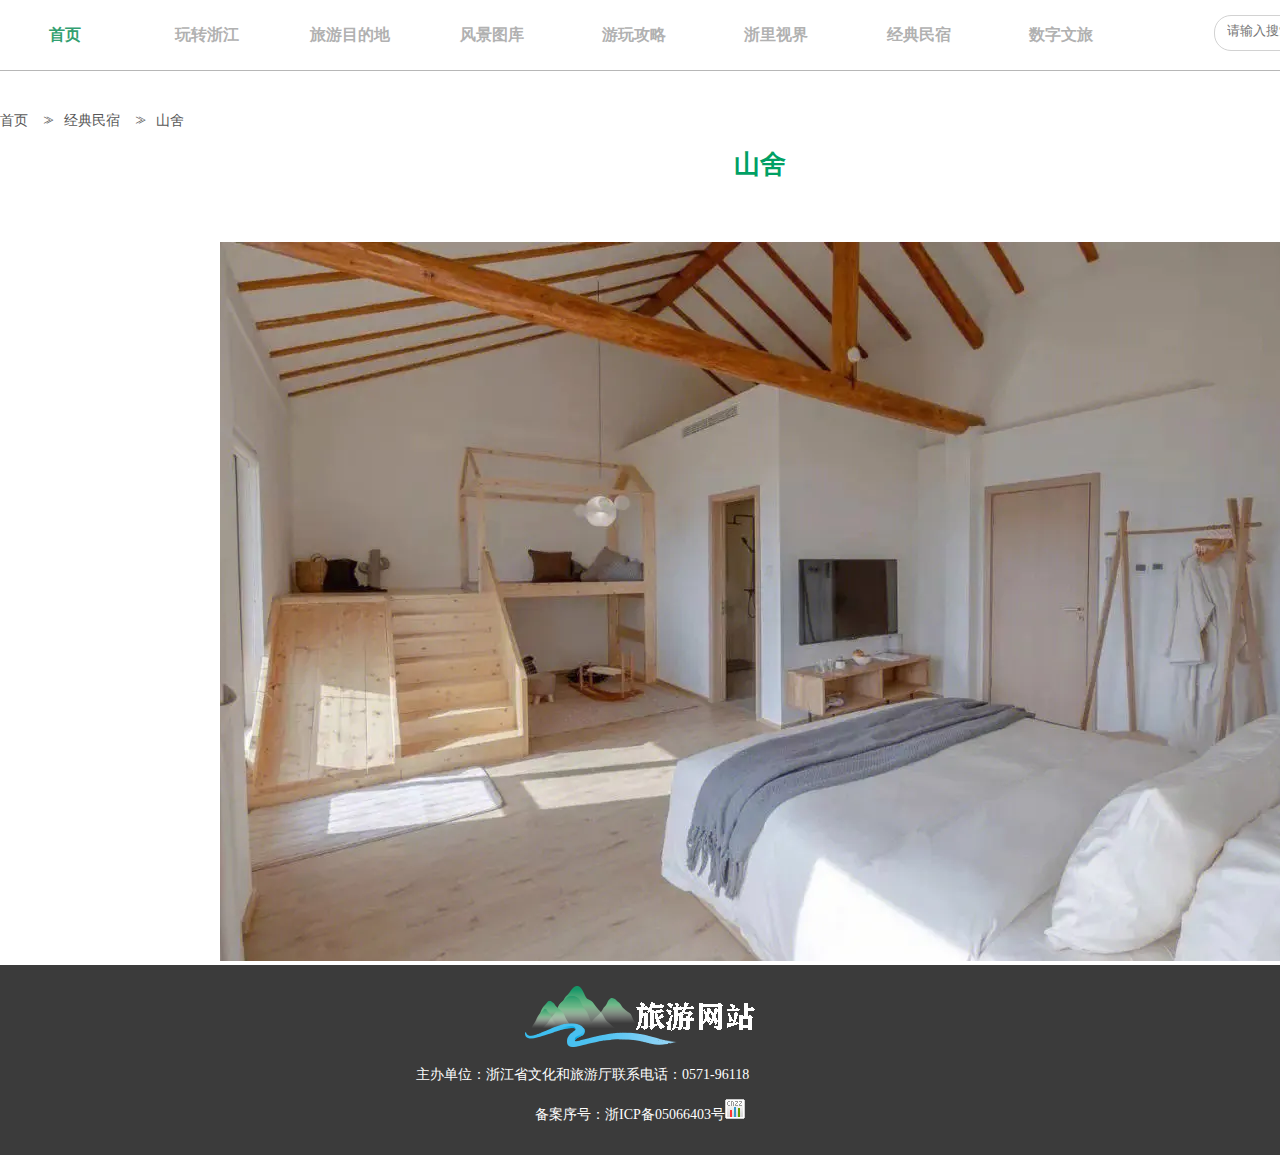
<file: fuye.html>
<!DOCTYPE html>
<html>
	<head>
		<meta charset="utf-8">
		<title></title>
		<link rel="stylesheet" type="text/css" href="css/public.css" />
		<link rel="stylesheet" type="text/css" href="css/tuijian.css"/>
		<link rel="stylesheet" type="text/css" href="css/fuye.css"/>
	</head>
	<body>
		<div class="nav">
			<div class="container">
				<ul>
					<li><a href="index.html">首页</a></li>
					<li><a href="PlayZhejiang.html">玩转浙江</a></li>
					<li><a href="TDstination.html">旅游目的地</a></li>
					<li><a href="tuijian.html">风景图库</a></li>
					<li><a href="PlayStrategy.html">游玩攻略</a></li>
					<li><a href="zhejianglook.html">浙里视界</a></li>
					<li><a href="minshu.html">经典民宿</a></li>
					<li><a href="NumberShow.html">数字文旅</a></li>
				</ul>
				<form action="#" method="post">
					<div class="form-input"><input type="text" placeholder="请输入搜索关键词" /></div>
					<div class="form-button"><img src="img/search-icon.png"></div>
				</form>
			</div>
		</div>
		<div class="centerbox">
			<div class="container">
				<div class="thisposition">
					<a href="#">首页</a><span>&gt;&gt;</span><a href="#">经典民宿</a><span>&gt;&gt;</span><a href="#">山舍</a>
				</div>
				<h1>山舍</h1>
				<div class="text">
					<img src="img/min1.jpg" >
				</div>
			</div>
		</div>
		<div class="footer">
			<div class="logo"><img src="img/footer-logo.png"></div>
			<p>主办单位：浙江省文化和旅游厅联系电话：0571-96118</p>
			<span>备案序号：浙ICP备05066403号<img src="img/pic1.gif"></span>
		</div>
	</body>
</html>
</file>
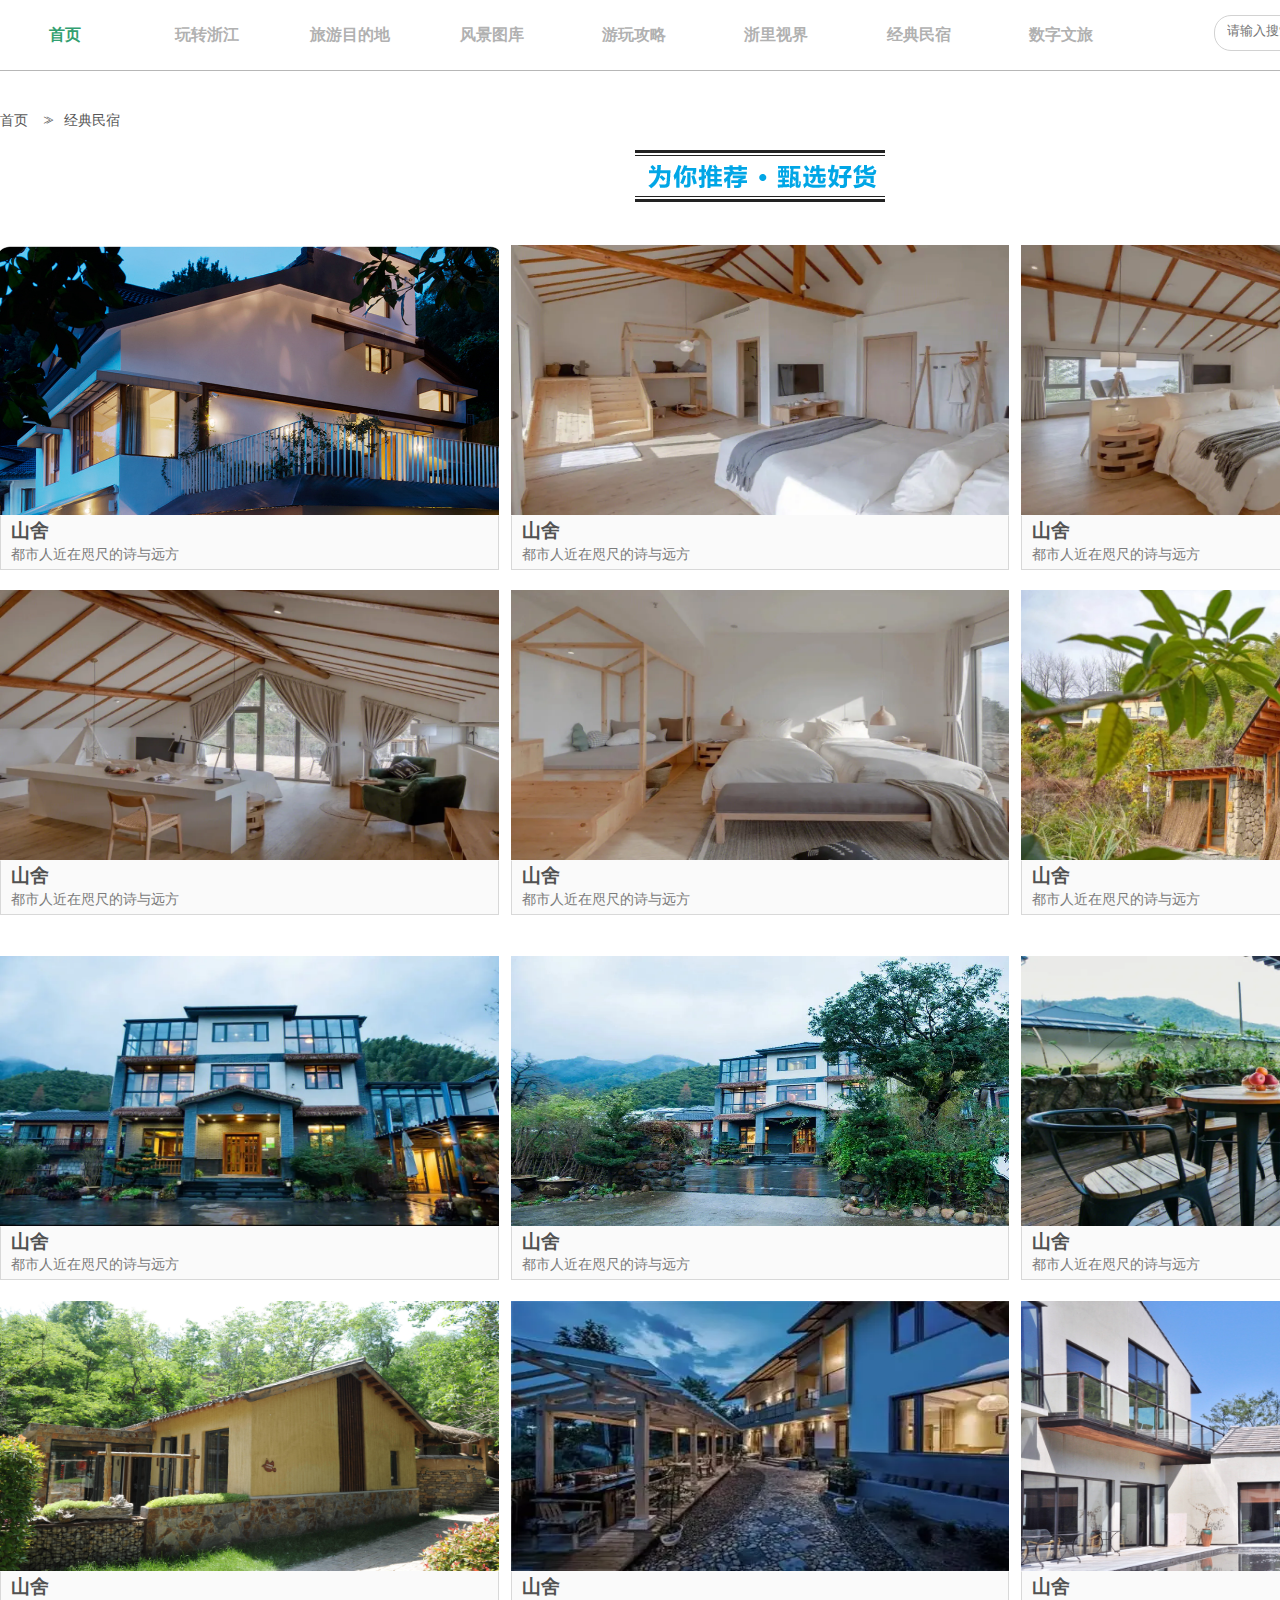
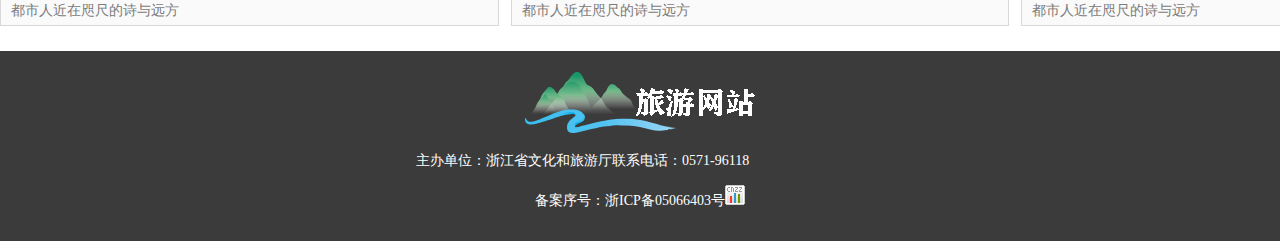
<file: minshu.html>
<!DOCTYPE html>
<html>
	<head>
		<meta charset="utf-8">
		<title></title>
		<link rel="stylesheet" type="text/css" href="css/public.css" />
		<link rel="stylesheet" type="text/css" href="css/tuijian.css"/>
	</head>
	<body>
		<div class="nav">
			<div class="container">
				<ul>
					<li><a href="index.html">首页</a></li>
					<li><a href="PlayZhejiang.html">玩转浙江</a></li>
					<li><a href="TDstination.html">旅游目的地</a></li>
					<li><a href="tuijian.html">风景图库</a></li>
					<li><a href="PlayStrategy.html">游玩攻略</a></li>
					<li><a href="zhejianglook.html">浙里视界</a></li>
					<li><a href="minshu.html">经典民宿</a></li>
					<li><a href="NumberShow.html">数字文旅</a></li>
				</ul>
				<form action="#" method="post">
					<div class="form-input"><input type="text" placeholder="请输入搜索关键词" /></div>
					<div class="form-button"><img src="img/search-icon.png"></div>
				</form>
			</div>
		</div>
		<div class="centerbox">
			<div class="container">
				<div class="thisposition">
					<a href="#">首页</a><span>&gt;&gt;</span><a href="#">经典民宿</a>
				</div>
				<div class="title"><h1><img src="img/weinituijian.png" ></h1></div>
				<ul class="scenerylist">
					<li>
						<a href="fuye.html">
							<img src="img/min.jpg" >
							<div>
								<h3>山舍</h3>
								<p>都市人近在咫尺的诗与远方</p>
							</div>
						</a>
					</li>
					<li></li>
					<li>
						<a href="#">
							<img src="img/min1.jpg" >
							<div>
								<h3>山舍</h3>
								<p>都市人近在咫尺的诗与远方</p>
							</div>
						</a>
					</li>
					<li></li>
					<li>
						<a href="#">
							<img src="img/min2.jpg" >
							<div>
								<h3>山舍</h3>
								<p>都市人近在咫尺的诗与远方</p>
							</div>
						</a>
					</li>
					<li style="width:0 !important;"></li>
					<li>
						<a href="#">
							<img src="img/min3.jpg" >
							<div>
								<h3>山舍</h3>
								<p>都市人近在咫尺的诗与远方</p>
							</div>
						</a>
					</li>
					<li></li>
					<li>
						<a href="#">
							<img src="img/min4.jpg" >
							<div>
								<h3>山舍</h3>
								<p>都市人近在咫尺的诗与远方</p>
							</div>
						</a>
					</li>
					<li></li>
					<li>
						<a href="#">
							<img src="img/min5.jpg" >
							<div>
								<h3>山舍</h3>
								<p>都市人近在咫尺的诗与远方</p>
							</div>
						</a>
					</li>
				</ul>
				<ul class="scenerylist">
					<li>
						<a href="#">
							<img src="img/min6.jpg" >
							<div>
								<h3>山舍</h3>
								<p>都市人近在咫尺的诗与远方</p>
							</div>
						</a>
					</li>
					<li></li>
					<li>
						<a href="#">
							<img src="img/min7.jpg" >
							<div>
								<h3>山舍</h3>
								<p>都市人近在咫尺的诗与远方</p>
							</div>
						</a>
					</li>
					<li></li>
					<li>
						<a href="#">
							<img src="img/min8.jpg" >
							<div>
								<h3>山舍</h3>
								<p>都市人近在咫尺的诗与远方</p>
							</div>
						</a>
					</li>
					<li style="width:0 !important;"></li>
					<li>
						<a href="#">
							<img src="img/min12.jpg" >
							<div>
								<h3>山舍</h3>
								<p>都市人近在咫尺的诗与远方</p>
							</div>
						</a>
					</li>
					<li></li>
					<li>
						<a href="#">
							<img src="img/min10.jpg" >
							<div>
								<h3>山舍</h3>
								<p>都市人近在咫尺的诗与远方</p>
							</div>
						</a>
					</li>
					<li></li>
					<li>
						<a href="#">
							<img src="img/min11.jpg" >
							<div>
								<h3>山舍</h3>
								<p>都市人近在咫尺的诗与远方</p>
							</div>
						</a>
					</li>
				</ul>
			</div>
		</div>
		<div class="footer">
			<div class="logo"><img src="img/footer-logo.png"></div>
			<p>主办单位：浙江省文化和旅游厅联系电话：0571-96118</p>
			<span>备案序号：浙ICP备05066403号<img src="img/pic1.gif"></span>
		</div>
	</body>
</html>
</file>
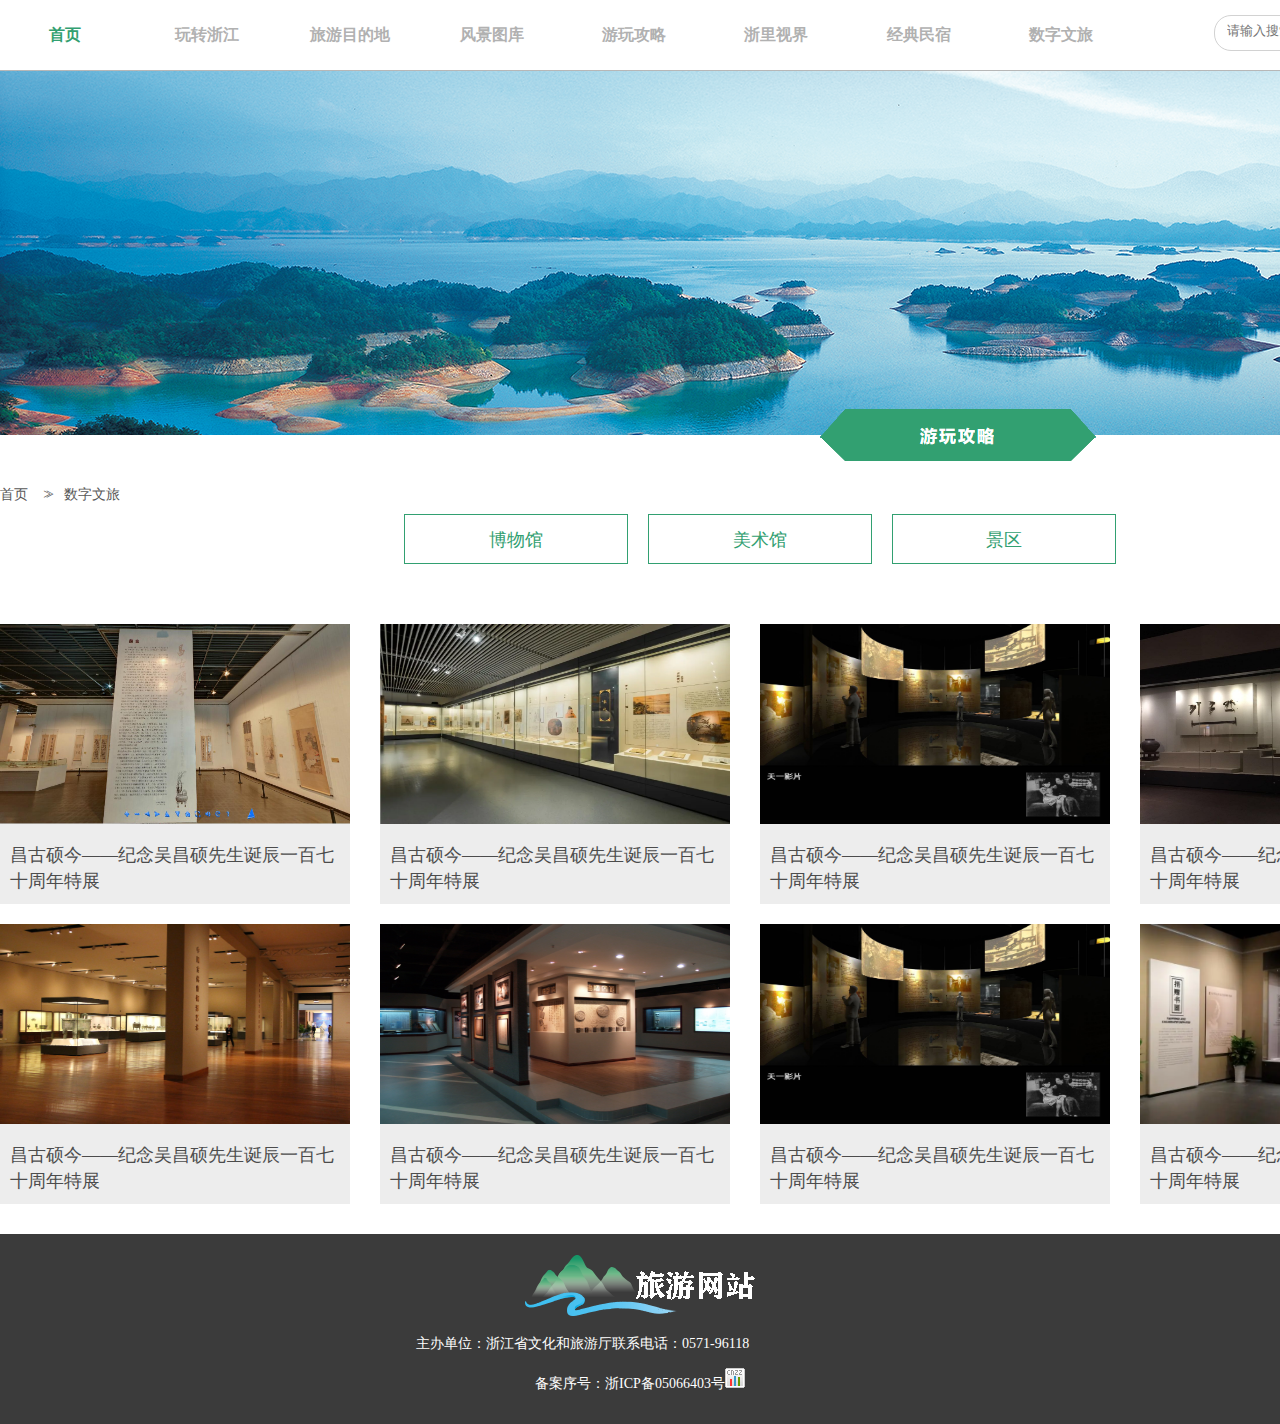
<file: NumberShow.html>
<!DOCTYPE html>
<html>
	<head>
		<meta charset="utf-8">
		<title></title>
		<link rel="stylesheet" type="text/css" href="css/public.css"/>
		<link rel="stylesheet" type="text/css" href="css/PlayZhejiang.css"/>
		<link rel="stylesheet" type="text/css" href="css/NumberShow.css"/>
	</head>
	<body>
		<div class="nav">
			<div class="container">
				<ul>
					<li><a href="index.html">首页</a></li>
					<li><a href="PlayZhejiang.html">玩转浙江</a></li>
					<li><a href="TDstination.html">旅游目的地</a></li>
					<li><a href="tuijian.html">风景图库</a></li>
					<li><a href="PlayStrategy.html">游玩攻略</a></li>
					<li><a href="zhejianglook.html">浙里视界</a></li>
					<li><a href="minshu.html">经典民宿</a></li>
					<li><a href="NumberShow.html">数字文旅</a></li>
				</ul>
				<form action="#" method="post">
					<div class="form-input"><input type="text" placeholder="请输入搜索关键词" /></div>
					<div class="form-button"><img src="img/search-icon.png"></div>
				</form>
			</div>
		</div>
		<div class="banner">
			<img src="img/banner-lygl-list.png" >
			<h1></h1>
		</div>
		<div class="centerbox">
			<div class="container">
				<div class="thisposition">
					<a href="#">首页</a><span>&gt;&gt;</span><a href="#">数字文旅</a>
				</div>
				<ul class="jingclass">
					<li><a href="#">博物馆</a></li>
					<li><a href="#">美术馆</a></li>
					<li><a href="#">景区</a></li>
				</ul>
				<ul class="list">
					<li>
						<a href="#">
							<img src="img/histoyy.jpg" >
							<h3>昌古硕今——纪念吴昌硕先生诞辰一百七十周年特展</h3>
						</a>
					</li>
					<li></li>
					<li>
						<a href="#">
							<img src="img/h1.jpg" >
							<h3>昌古硕今——纪念吴昌硕先生诞辰一百七十周年特展</h3>
						</a>
					</li>
					<li></li>
					<li>
						<a href="#">
							<img src="img/h6.jpg" >
							<h3>昌古硕今——纪念吴昌硕先生诞辰一百七十周年特展</h3>
						</a>
					</li>
					<li></li>
					<li>
						<a href="#">
							<img src="img/h3.jpg" >
							<h3>昌古硕今——纪念吴昌硕先生诞辰一百七十周年特展</h3>
						</a>
					</li>
					<li style="width:0 !important;"></li>
					<li>
						<a href="#">
							<img src="img/h4.jpg" >
							<h3>昌古硕今——纪念吴昌硕先生诞辰一百七十周年特展</h3>
						</a>
					</li>
					<li></li>
					<li>
						<a href="#">
							<img src="img/h5.jpg" >
							<h3>昌古硕今——纪念吴昌硕先生诞辰一百七十周年特展</h3>
						</a>
					</li>
					<li></li>
					<li>
						<a href="#">
							<img src="img/h6.jpg" >
							<h3>昌古硕今——纪念吴昌硕先生诞辰一百七十周年特展</h3>
						</a>
					</li>
					<li></li>
					<li>
						<a href="#">
							<img src="img/h7.jpg" >
							<h3>昌古硕今——纪念吴昌硕先生诞辰一百七十周年特展</h3>
						</a>
					</li>
				</ul>
			</div>
		</div>
		<div class="footer">
			<div class="logo"><img src="img/footer-logo.png"></div>
			<p>主办单位：浙江省文化和旅游厅联系电话：0571-96118</p>
			<span>备案序号：浙ICP备05066403号<img src="img/pic1.gif"></span>
		</div>
	</body>
</html>
</file>
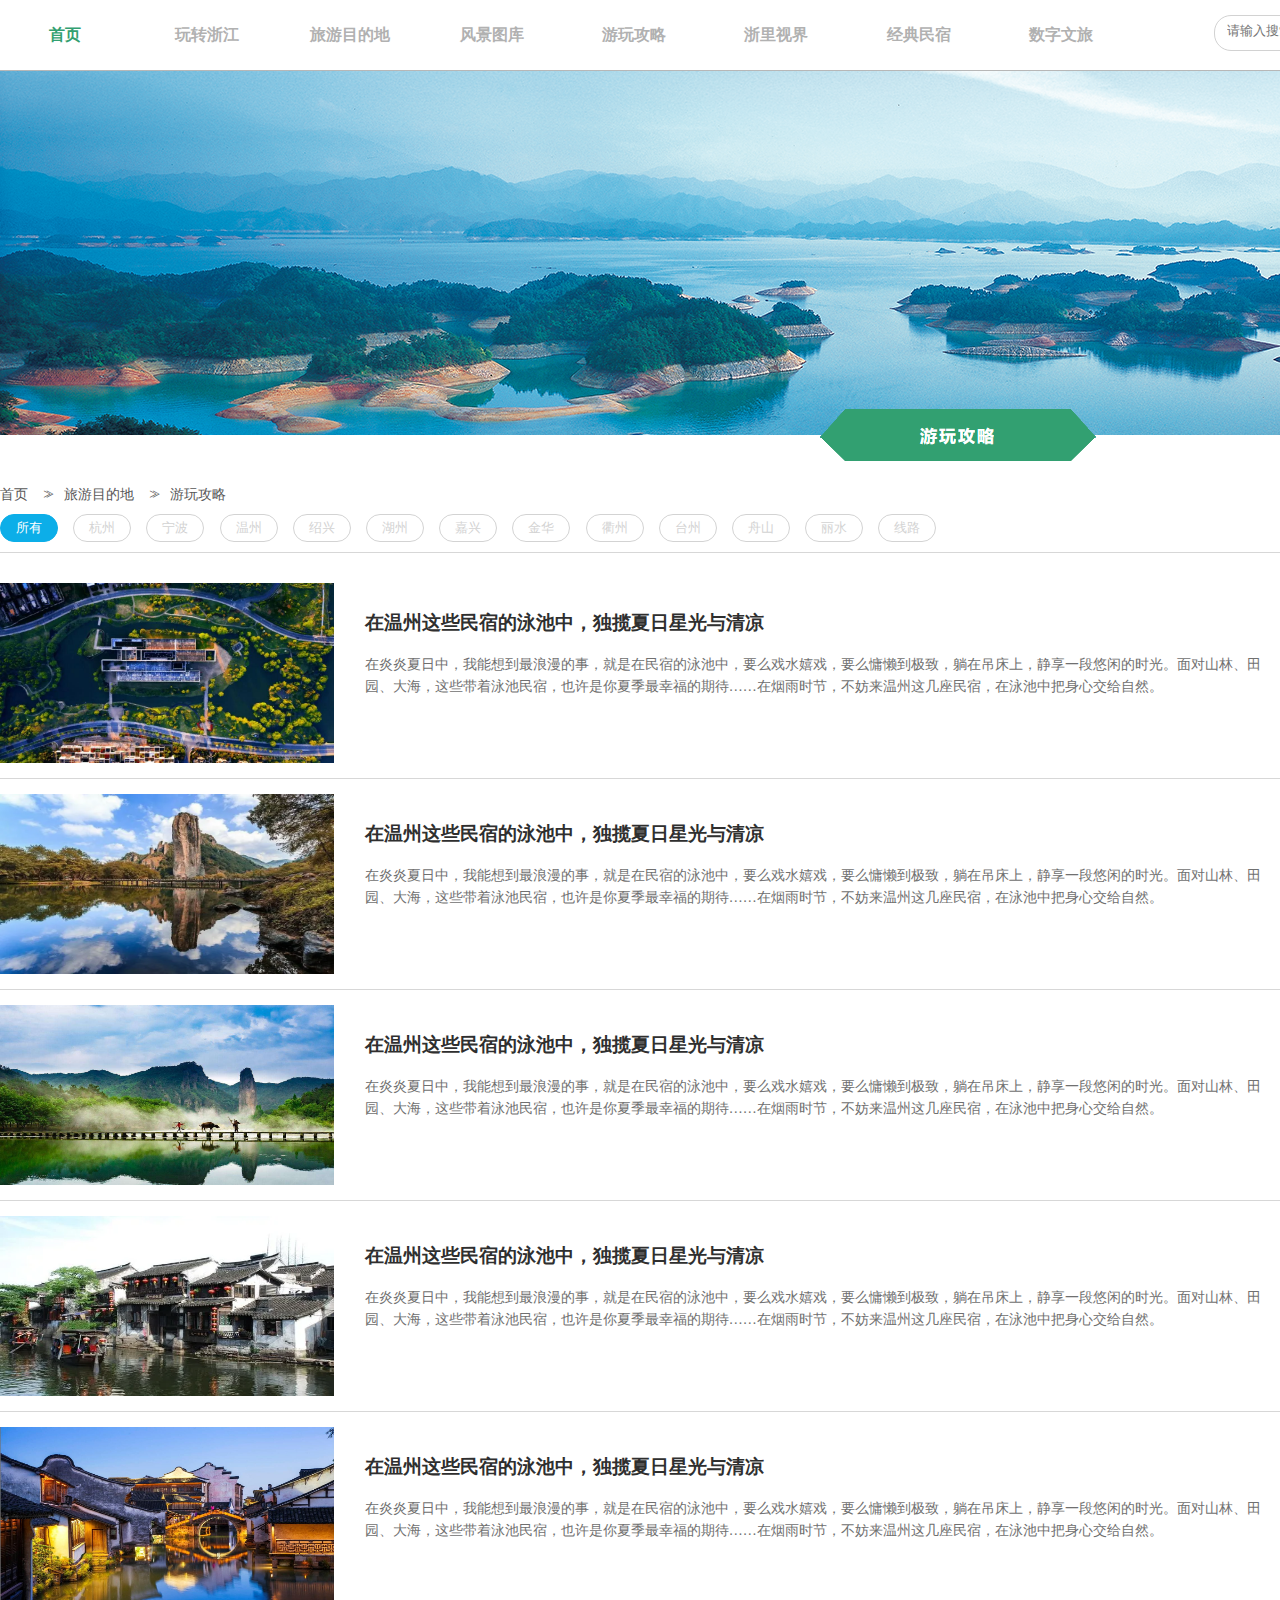
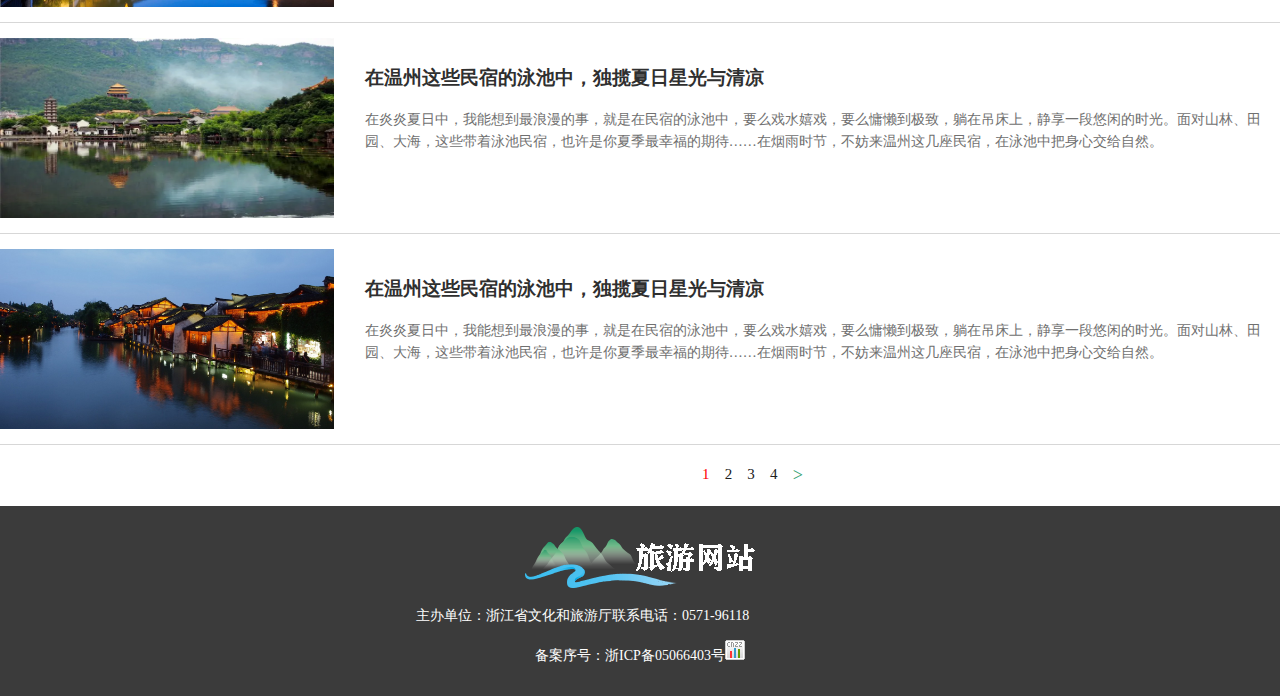
<file: PlayStrategy.html>
<!DOCTYPE html>
<html>
	<head>
		<meta charset="utf-8">
		<title></title>
		<link rel="stylesheet" type="text/css" href="css/public.css"/>
		<link rel="stylesheet" type="text/css" href="css/PlayZhejiang.css"/>
		<link rel="stylesheet" type="text/css" href="css/PlayStrategy.css"/>
	</head>
	<body>
		<div class="nav">
			<div class="container">
				<ul>
					<li><a href="index.html">首页</a></li>
					<li><a href="PlayZhejiang.html">玩转浙江</a></li>
					<li><a href="TDstination.html">旅游目的地</a></li>
					<li><a href="tuijian.html">风景图库</a></li>
					<li><a href="PlayStrategy.html">游玩攻略</a></li>
					<li><a href="zhejianglook.html">浙里视界</a></li>
					<li><a href="minshu.html">经典民宿</a></li>
					<li><a href="NumberShow.html">数字文旅</a></li>
				</ul>
				<form action="#" method="post">
					<div class="form-input"><input type="text" placeholder="请输入搜索关键词" /></div>
					<div class="form-button"><img src="img/search-icon.png"></div>
				</form>
			</div>
		</div>
		<div class="banner">
			<img src="img/banner-lygl-list.png" >
			<h1></h1>
		</div>
		<div class="centerbox">
			<div class="container">
				<div class="thisposition">
					<a href="#">首页</a><span>&gt;&gt;</span><a href="#">旅游目的地</a><span>&gt;&gt;</span><a href="#">游玩攻略</a>
				</div>
				<ul class="sceneryclass">
					<li><a href="#">所有</a></li>
					<li><a href="#">杭州</a></li>
					<li><a href="#">宁波</a></li>
					<li><a href="#">温州</a></li>
					<li><a href="#">绍兴</a></li>
					<li><a href="#">湖州</a></li>
					<li><a href="#">嘉兴</a></li>
					<li><a href="#">金华</a></li>
					<li><a href="#">衢州</a></li>
					<li><a href="#">台州</a></li>
					<li><a href="#">舟山</a></li>
					<li><a href="#">丽水</a></li>
					<li><a href="#">线路</a></li>
				</ul>
				<ul class="scenerylist">
					<li>
						<a href="#">
							<img src="img/lvlist.jpg" >
							<div class="text">
								<h3>在温州这些民宿的泳池中，独揽夏日星光与清凉</h3>
								<p>在炎炎夏日中，我能想到最浪漫的事，就是在民宿的泳池中，要么戏水嬉戏，要么慵懒到极致，躺在吊床上，静享一段悠闲的时光。面对山林、田园、大海，这些带着泳池民宿，也许是你夏季最幸福的期待……在烟雨时节，不妨来温州这几座民宿，在泳池中把身心交给自然。</p>
							</div>
							<div class="time">
								2019-08-06
							</div>
						</a>
					</li>
					<li>
						<a href="#">
							<img src="img/w1.jpg" >
							<div class="text">
								<h3>在温州这些民宿的泳池中，独揽夏日星光与清凉</h3>
								<p>在炎炎夏日中，我能想到最浪漫的事，就是在民宿的泳池中，要么戏水嬉戏，要么慵懒到极致，躺在吊床上，静享一段悠闲的时光。面对山林、田园、大海，这些带着泳池民宿，也许是你夏季最幸福的期待……在烟雨时节，不妨来温州这几座民宿，在泳池中把身心交给自然。</p>
							</div>
							<div class="time">
								2019-08-06
							</div>
						</a>
					</li>
					<li>
						<a href="#">
							<img src="img/w2.jpg" >
							<div class="text">
								<h3>在温州这些民宿的泳池中，独揽夏日星光与清凉</h3>
								<p>在炎炎夏日中，我能想到最浪漫的事，就是在民宿的泳池中，要么戏水嬉戏，要么慵懒到极致，躺在吊床上，静享一段悠闲的时光。面对山林、田园、大海，这些带着泳池民宿，也许是你夏季最幸福的期待……在烟雨时节，不妨来温州这几座民宿，在泳池中把身心交给自然。</p>
							</div>
							<div class="time">
								2019-08-06
							</div>
						</a>
					</li>
					<li>
						<a href="#">
							<img src="img/w3.jpg" >
							<div class="text">
								<h3>在温州这些民宿的泳池中，独揽夏日星光与清凉</h3>
								<p>在炎炎夏日中，我能想到最浪漫的事，就是在民宿的泳池中，要么戏水嬉戏，要么慵懒到极致，躺在吊床上，静享一段悠闲的时光。面对山林、田园、大海，这些带着泳池民宿，也许是你夏季最幸福的期待……在烟雨时节，不妨来温州这几座民宿，在泳池中把身心交给自然。</p>
							</div>
							<div class="time">
								2019-08-06
							</div>
						</a>
					</li>
					<li>
						<a href="#">
							<img src="img/w4.jpg" >
							<div class="text">
								<h3>在温州这些民宿的泳池中，独揽夏日星光与清凉</h3>
								<p>在炎炎夏日中，我能想到最浪漫的事，就是在民宿的泳池中，要么戏水嬉戏，要么慵懒到极致，躺在吊床上，静享一段悠闲的时光。面对山林、田园、大海，这些带着泳池民宿，也许是你夏季最幸福的期待……在烟雨时节，不妨来温州这几座民宿，在泳池中把身心交给自然。</p>
							</div>
							<div class="time">
								2019-08-06
							</div>
						</a>
					</li>
					<li>
						<a href="#">
							<img src="img/w5.jpg" >
							<div class="text">
								<h3>在温州这些民宿的泳池中，独揽夏日星光与清凉</h3>
								<p>在炎炎夏日中，我能想到最浪漫的事，就是在民宿的泳池中，要么戏水嬉戏，要么慵懒到极致，躺在吊床上，静享一段悠闲的时光。面对山林、田园、大海，这些带着泳池民宿，也许是你夏季最幸福的期待……在烟雨时节，不妨来温州这几座民宿，在泳池中把身心交给自然。</p>
							</div>
							<div class="time">
								2019-08-06
							</div>
						</a>
					</li>
					<li>
						<a href="#">
							<img src="img/w6.jpg" >
							<div class="text">
								<h3>在温州这些民宿的泳池中，独揽夏日星光与清凉</h3>
								<p>在炎炎夏日中，我能想到最浪漫的事，就是在民宿的泳池中，要么戏水嬉戏，要么慵懒到极致，躺在吊床上，静享一段悠闲的时光。面对山林、田园、大海，这些带着泳池民宿，也许是你夏季最幸福的期待……在烟雨时节，不妨来温州这几座民宿，在泳池中把身心交给自然。</p>
							</div>
							<div class="time">
								2019-08-06
							</div>
						</a>
					</li>
				</ul>
				<ul class="fenye">
					<li><a href="#">1</a></li>
					<li><a href="#">2</a></li>
					<li><a href="#">3</a></li>
					<li><a href="#">4</a></li>
					<li><a href="#">&gt;</a></li>
				</ul>
			</div>
		</div>
		<div class="footer">
			<div class="logo"><img src="img/footer-logo.png"></div>
			<p>主办单位：浙江省文化和旅游厅联系电话：0571-96118</p>
			<span>备案序号：浙ICP备05066403号<img src="img/pic1.gif"></span>
		</div>
	</body>
</html>
</file>
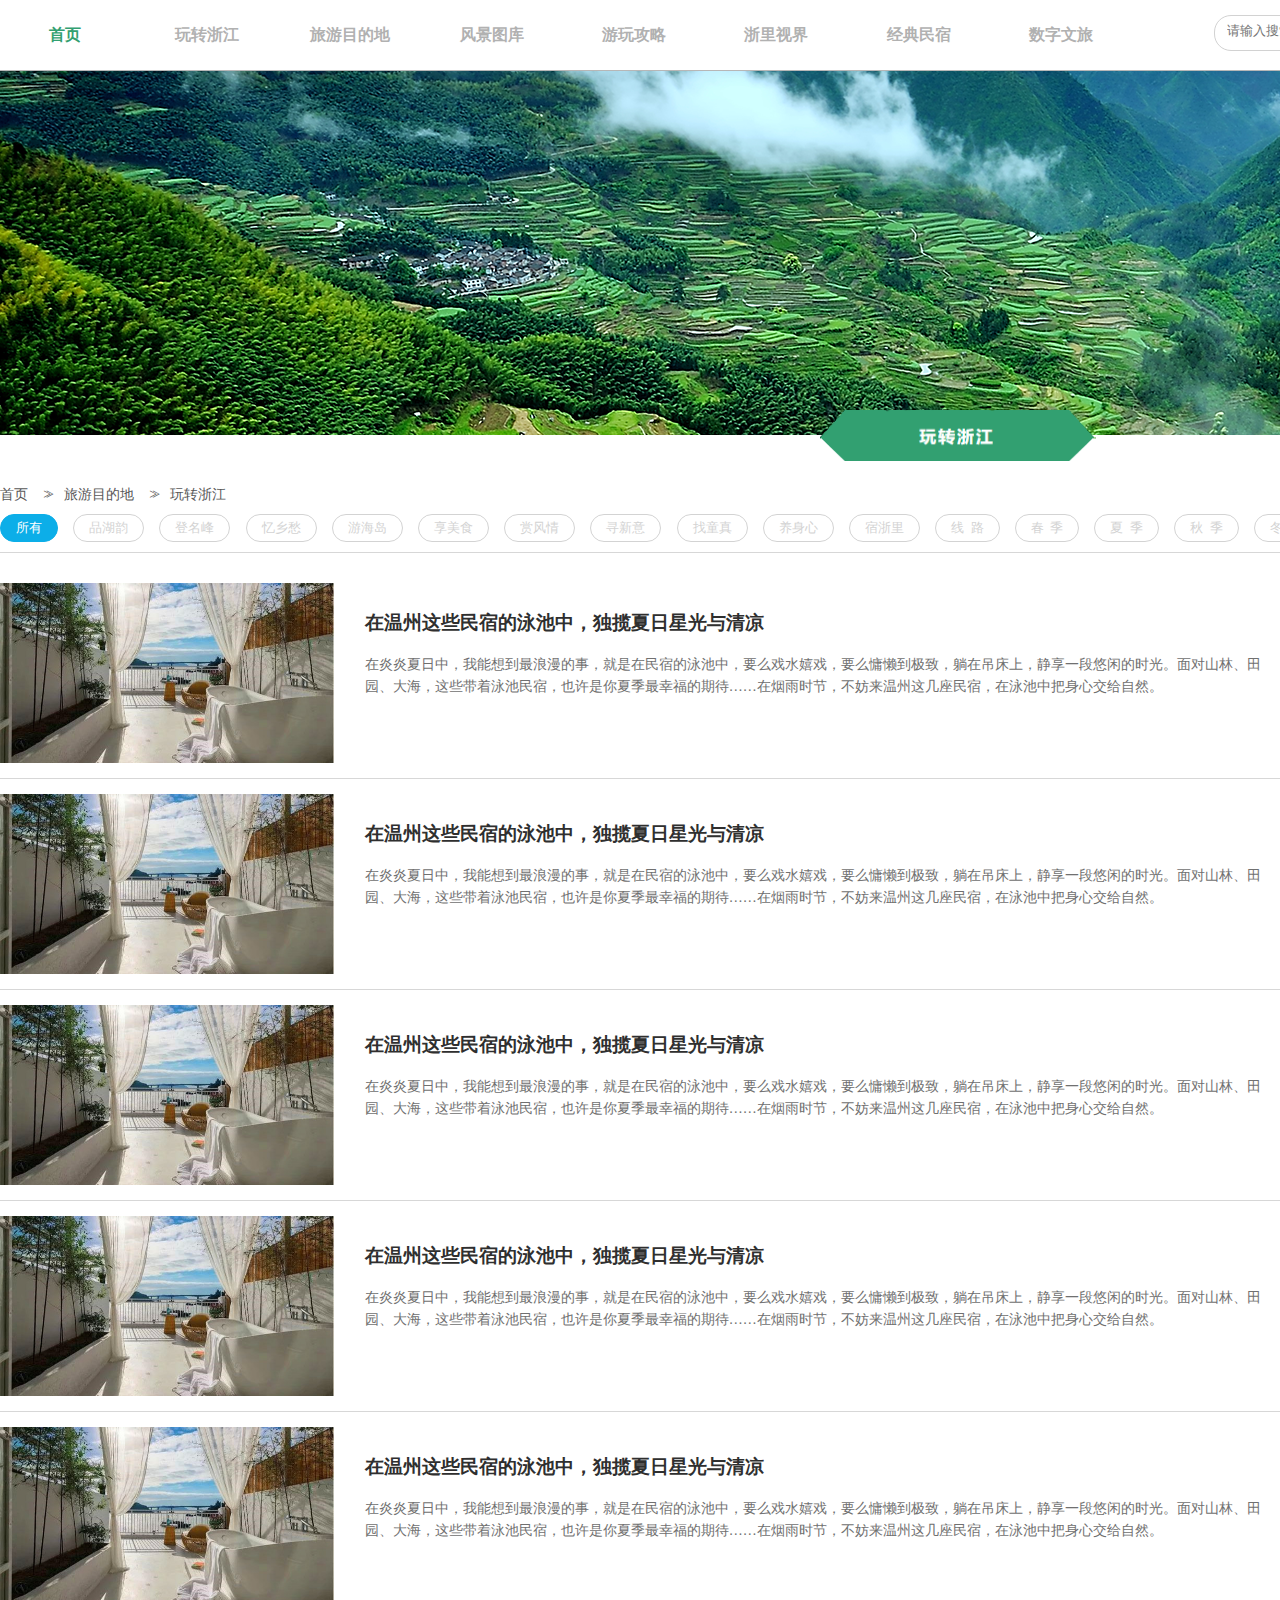
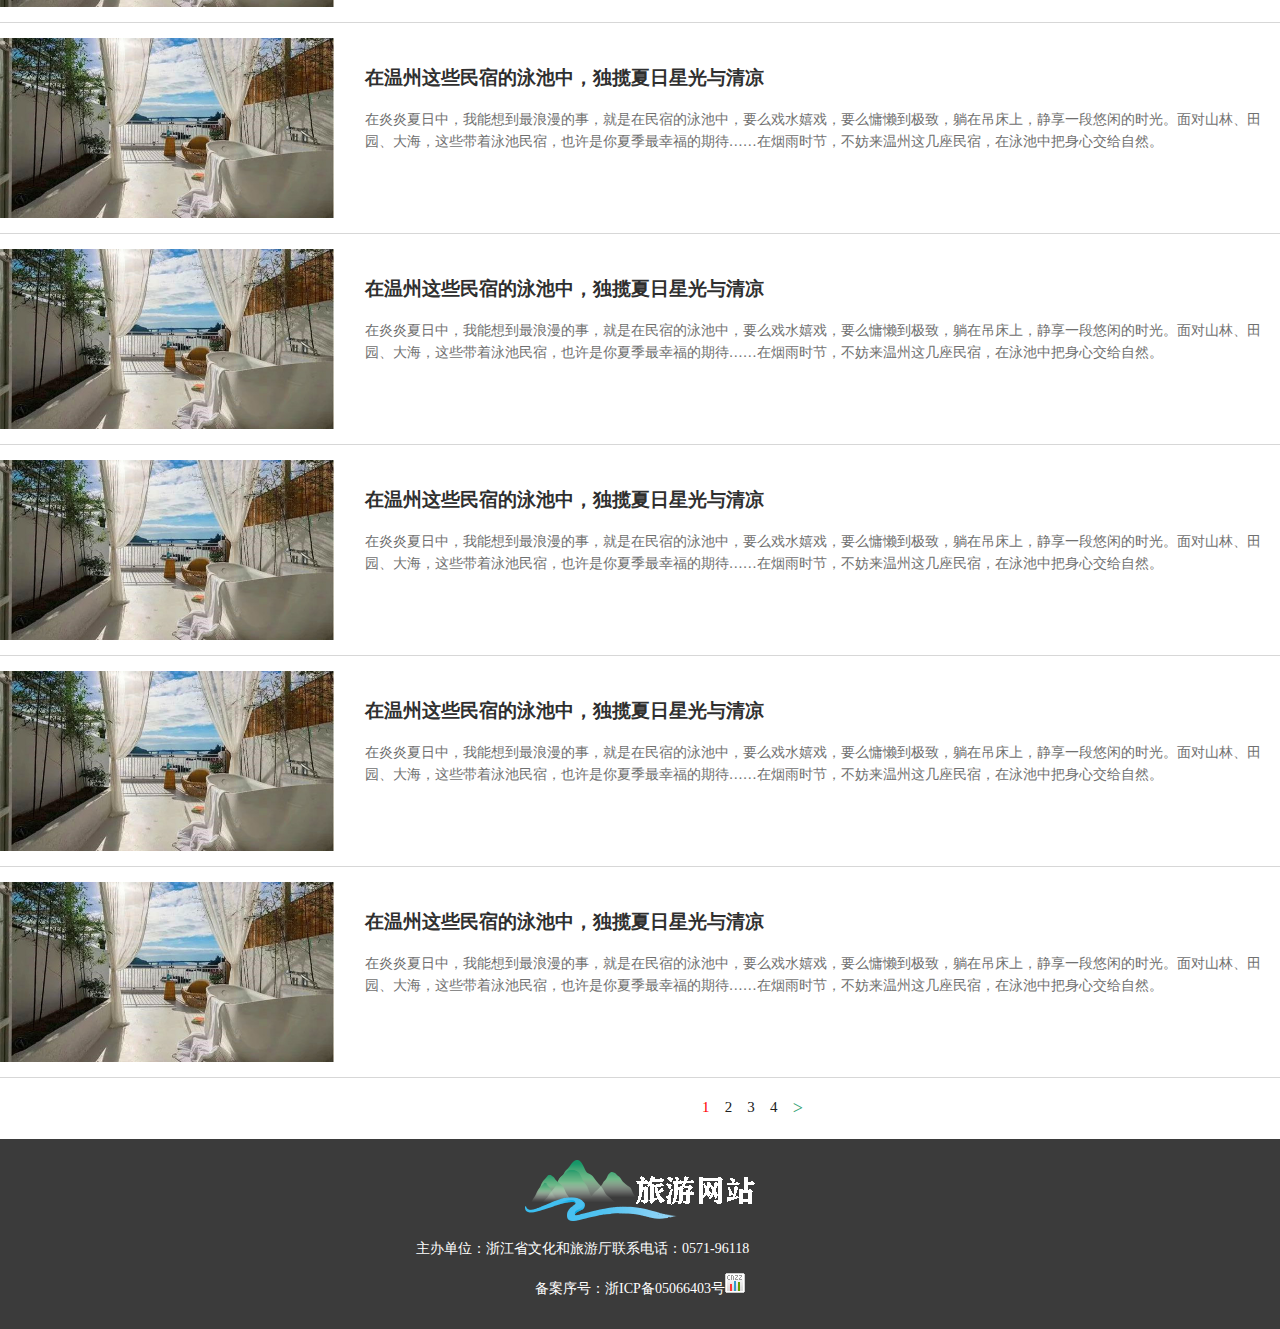
<file: PlayZhejiang.html>
<!DOCTYPE html>
<html>
	<head>
		<meta charset="utf-8">
		<title></title>
		<link rel="stylesheet" type="text/css" href="css/public.css"/>
		<link rel="stylesheet" type="text/css" href="css/PlayZhejiang.css"/>
	</head>
	<body>
		<div class="nav">
			<div class="container">
				<ul>
					<li><a href="index.html">首页</a></li>
					<li><a href="PlayZhejiang.html">玩转浙江</a></li>
					<li><a href="TDstination.html">旅游目的地</a></li>
					<li><a href="tuijian.html">风景图库</a></li>
					<li><a href="PlayStrategy.html">游玩攻略</a></li>
					<li><a href="zhejianglook.html">浙里视界</a></li>
					<li><a href="minshu.html">经典民宿</a></li>
					<li><a href="NumberShow.html">数字文旅</a></li>
				</ul>
				<form action="#" method="post">
					<div class="form-input"><input type="text" placeholder="请输入搜索关键词" /></div>
					<div class="form-button"><img src="img/search-icon.png"></div>
				</form>
			</div>
		</div>
		<div class="banner">
			<img src="img/banner-lygl-list-li.png" >
			<h1></h1>
		</div>
		<div class="centerbox">
			<div class="container">
				<div class="thisposition">
					<a href="#">首页</a><span>&gt;&gt;</span><a href="#">旅游目的地</a><span>&gt;&gt;</span><a href="#">玩转浙江</a>
				</div>
				<ul class="sceneryclass">
					<li><a href="#">所有</a></li>
					<li><a href="#">品湖韵</a></li>
					<li><a href="#">登名峰</a></li>
					<li><a href="#">忆乡愁</a></li>
					<li><a href="#">游海岛</a></li>
					<li><a href="#">享美食</a></li>
					<li><a href="#">赏风情</a></li>
					<li><a href="#">寻新意</a></li>
					<li><a href="#">找童真</a></li>
					<li><a href="#">养身心</a></li>
					<li><a href="#">宿浙里</a></li>
					<li><a href="#">线&nbsp;&nbsp;路</a></li>
					<li><a href="#">春&nbsp;&nbsp;季</a></li>
					<li><a href="#">夏&nbsp;&nbsp;季</a></li>
					<li><a href="#">秋&nbsp;&nbsp;季</a></li>
					<li><a href="#">冬&nbsp;&nbsp;季</a></li>
				</ul>
				<ul class="scenerylist">
					<li>
						<a href="#">
							<img src="img/jinglist.jpg" >
							<div class="text">
								<h3>在温州这些民宿的泳池中，独揽夏日星光与清凉</h3>
								<p>在炎炎夏日中，我能想到最浪漫的事，就是在民宿的泳池中，要么戏水嬉戏，要么慵懒到极致，躺在吊床上，静享一段悠闲的时光。面对山林、田园、大海，这些带着泳池民宿，也许是你夏季最幸福的期待……在烟雨时节，不妨来温州这几座民宿，在泳池中把身心交给自然。</p>
							</div>
							<div class="time">
								2019-08-06
							</div>
						</a>
					</li>
					<li>
						<a href="#">
							<img src="img/jinglist.jpg" >
							<div class="text">
								<h3>在温州这些民宿的泳池中，独揽夏日星光与清凉</h3>
								<p>在炎炎夏日中，我能想到最浪漫的事，就是在民宿的泳池中，要么戏水嬉戏，要么慵懒到极致，躺在吊床上，静享一段悠闲的时光。面对山林、田园、大海，这些带着泳池民宿，也许是你夏季最幸福的期待……在烟雨时节，不妨来温州这几座民宿，在泳池中把身心交给自然。</p>
							</div>
							<div class="time">
								2019-08-06
							</div>
						</a>
					</li>
					<li>
						<a href="#">
							<img src="img/jinglist.jpg" >
							<div class="text">
								<h3>在温州这些民宿的泳池中，独揽夏日星光与清凉</h3>
								<p>在炎炎夏日中，我能想到最浪漫的事，就是在民宿的泳池中，要么戏水嬉戏，要么慵懒到极致，躺在吊床上，静享一段悠闲的时光。面对山林、田园、大海，这些带着泳池民宿，也许是你夏季最幸福的期待……在烟雨时节，不妨来温州这几座民宿，在泳池中把身心交给自然。</p>
							</div>
							<div class="time">
								2019-08-06
							</div>
						</a>
					</li>
					<li>
						<a href="#">
							<img src="img/jinglist.jpg" >
							<div class="text">
								<h3>在温州这些民宿的泳池中，独揽夏日星光与清凉</h3>
								<p>在炎炎夏日中，我能想到最浪漫的事，就是在民宿的泳池中，要么戏水嬉戏，要么慵懒到极致，躺在吊床上，静享一段悠闲的时光。面对山林、田园、大海，这些带着泳池民宿，也许是你夏季最幸福的期待……在烟雨时节，不妨来温州这几座民宿，在泳池中把身心交给自然。</p>
							</div>
							<div class="time">
								2019-08-06
							</div>
						</a>
					</li>
					<li>
						<a href="#">
							<img src="img/jinglist.jpg" >
							<div class="text">
								<h3>在温州这些民宿的泳池中，独揽夏日星光与清凉</h3>
								<p>在炎炎夏日中，我能想到最浪漫的事，就是在民宿的泳池中，要么戏水嬉戏，要么慵懒到极致，躺在吊床上，静享一段悠闲的时光。面对山林、田园、大海，这些带着泳池民宿，也许是你夏季最幸福的期待……在烟雨时节，不妨来温州这几座民宿，在泳池中把身心交给自然。</p>
							</div>
							<div class="time">
								2019-08-06
							</div>
						</a>
					</li>
					<li>
						<a href="#">
							<img src="img/jinglist.jpg" >
							<div class="text">
								<h3>在温州这些民宿的泳池中，独揽夏日星光与清凉</h3>
								<p>在炎炎夏日中，我能想到最浪漫的事，就是在民宿的泳池中，要么戏水嬉戏，要么慵懒到极致，躺在吊床上，静享一段悠闲的时光。面对山林、田园、大海，这些带着泳池民宿，也许是你夏季最幸福的期待……在烟雨时节，不妨来温州这几座民宿，在泳池中把身心交给自然。</p>
							</div>
							<div class="time">
								2019-08-06
							</div>
						</a>
					</li>
					<li>
						<a href="#">
							<img src="img/jinglist.jpg" >
							<div class="text">
								<h3>在温州这些民宿的泳池中，独揽夏日星光与清凉</h3>
								<p>在炎炎夏日中，我能想到最浪漫的事，就是在民宿的泳池中，要么戏水嬉戏，要么慵懒到极致，躺在吊床上，静享一段悠闲的时光。面对山林、田园、大海，这些带着泳池民宿，也许是你夏季最幸福的期待……在烟雨时节，不妨来温州这几座民宿，在泳池中把身心交给自然。</p>
							</div>
							<div class="time">
								2019-08-06
							</div>
						</a>
					</li>
					<li>
						<a href="#">
							<img src="img/jinglist.jpg" >
							<div class="text">
								<h3>在温州这些民宿的泳池中，独揽夏日星光与清凉</h3>
								<p>在炎炎夏日中，我能想到最浪漫的事，就是在民宿的泳池中，要么戏水嬉戏，要么慵懒到极致，躺在吊床上，静享一段悠闲的时光。面对山林、田园、大海，这些带着泳池民宿，也许是你夏季最幸福的期待……在烟雨时节，不妨来温州这几座民宿，在泳池中把身心交给自然。</p>
							</div>
							<div class="time">
								2019-08-06
							</div>
						</a>
					</li>
					<li>
						<a href="#">
							<img src="img/jinglist.jpg" >
							<div class="text">
								<h3>在温州这些民宿的泳池中，独揽夏日星光与清凉</h3>
								<p>在炎炎夏日中，我能想到最浪漫的事，就是在民宿的泳池中，要么戏水嬉戏，要么慵懒到极致，躺在吊床上，静享一段悠闲的时光。面对山林、田园、大海，这些带着泳池民宿，也许是你夏季最幸福的期待……在烟雨时节，不妨来温州这几座民宿，在泳池中把身心交给自然。</p>
							</div>
							<div class="time">
								2019-08-06
							</div>
						</a>
					</li>
					<li>
						<a href="#">
							<img src="img/jinglist.jpg" >
							<div class="text">
								<h3>在温州这些民宿的泳池中，独揽夏日星光与清凉</h3>
								<p>在炎炎夏日中，我能想到最浪漫的事，就是在民宿的泳池中，要么戏水嬉戏，要么慵懒到极致，躺在吊床上，静享一段悠闲的时光。面对山林、田园、大海，这些带着泳池民宿，也许是你夏季最幸福的期待……在烟雨时节，不妨来温州这几座民宿，在泳池中把身心交给自然。</p>
							</div>
							<div class="time">
								2019-08-06
							</div>
						</a>
					</li>
				</ul>
				<ul class="fenye">
					<li><a href="#">1</a></li>
					<li><a href="#">2</a></li>
					<li><a href="#">3</a></li>
					<li><a href="#">4</a></li>
					<li><a href="#">&gt;</a></li>
				</ul>
			</div>
		</div>
		<div class="footer">
			<div class="logo"><img src="img/footer-logo.png"></div>
			<p>主办单位：浙江省文化和旅游厅联系电话：0571-96118</p>
			<span>备案序号：浙ICP备05066403号<img src="img/pic1.gif"></span>
		</div>
	</body>
</html>
</file>
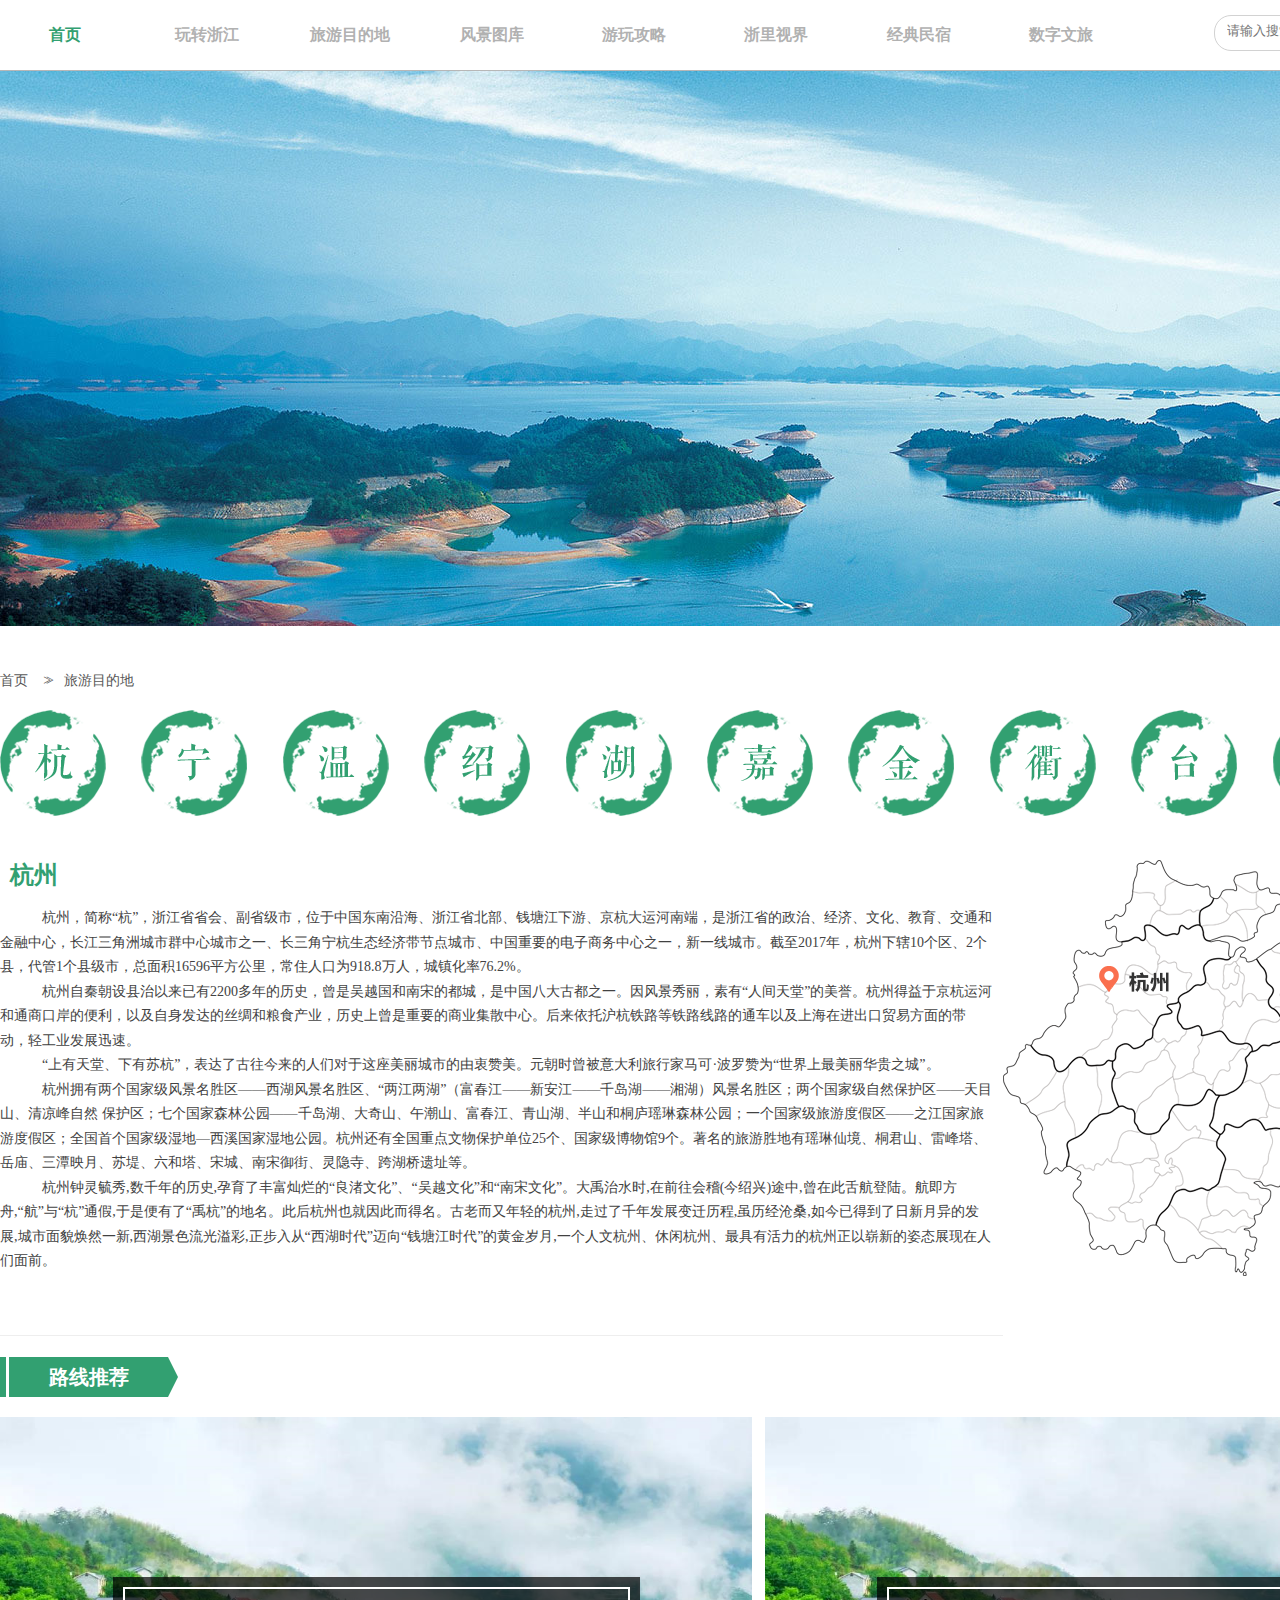
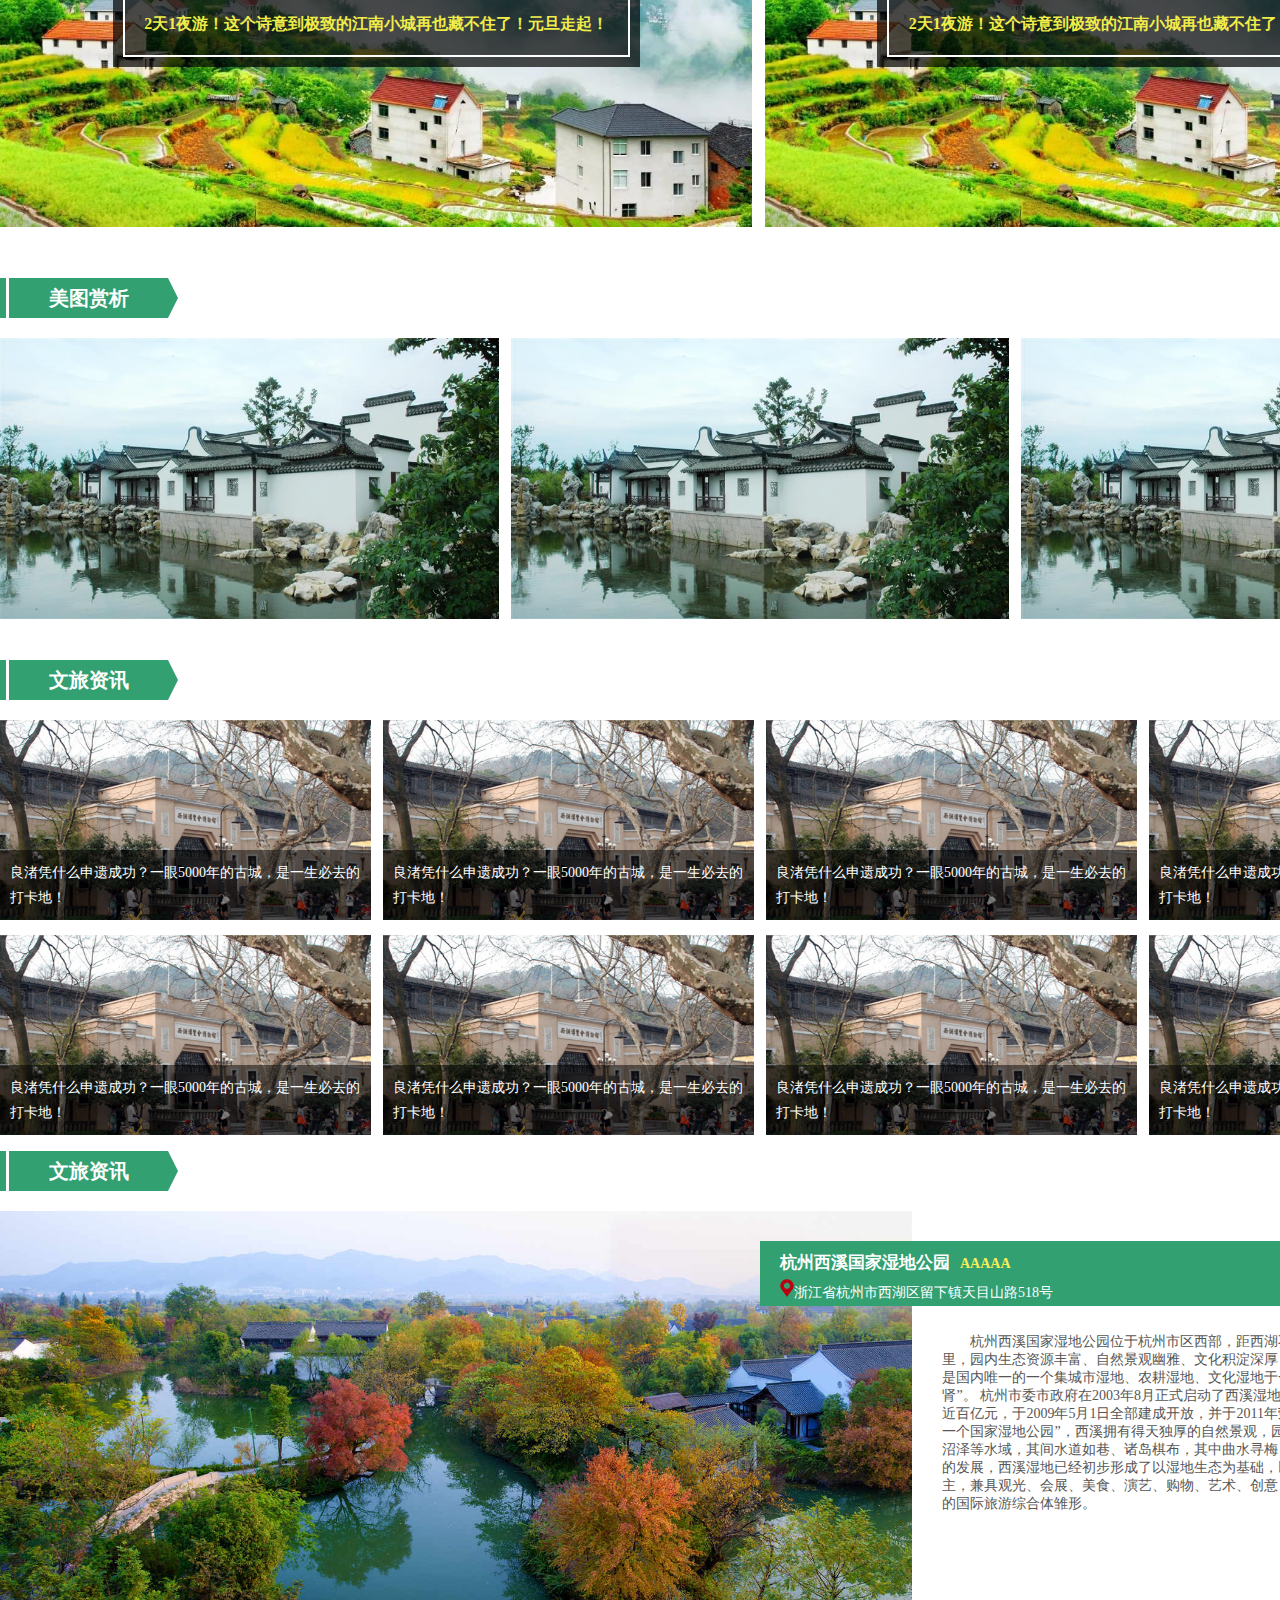
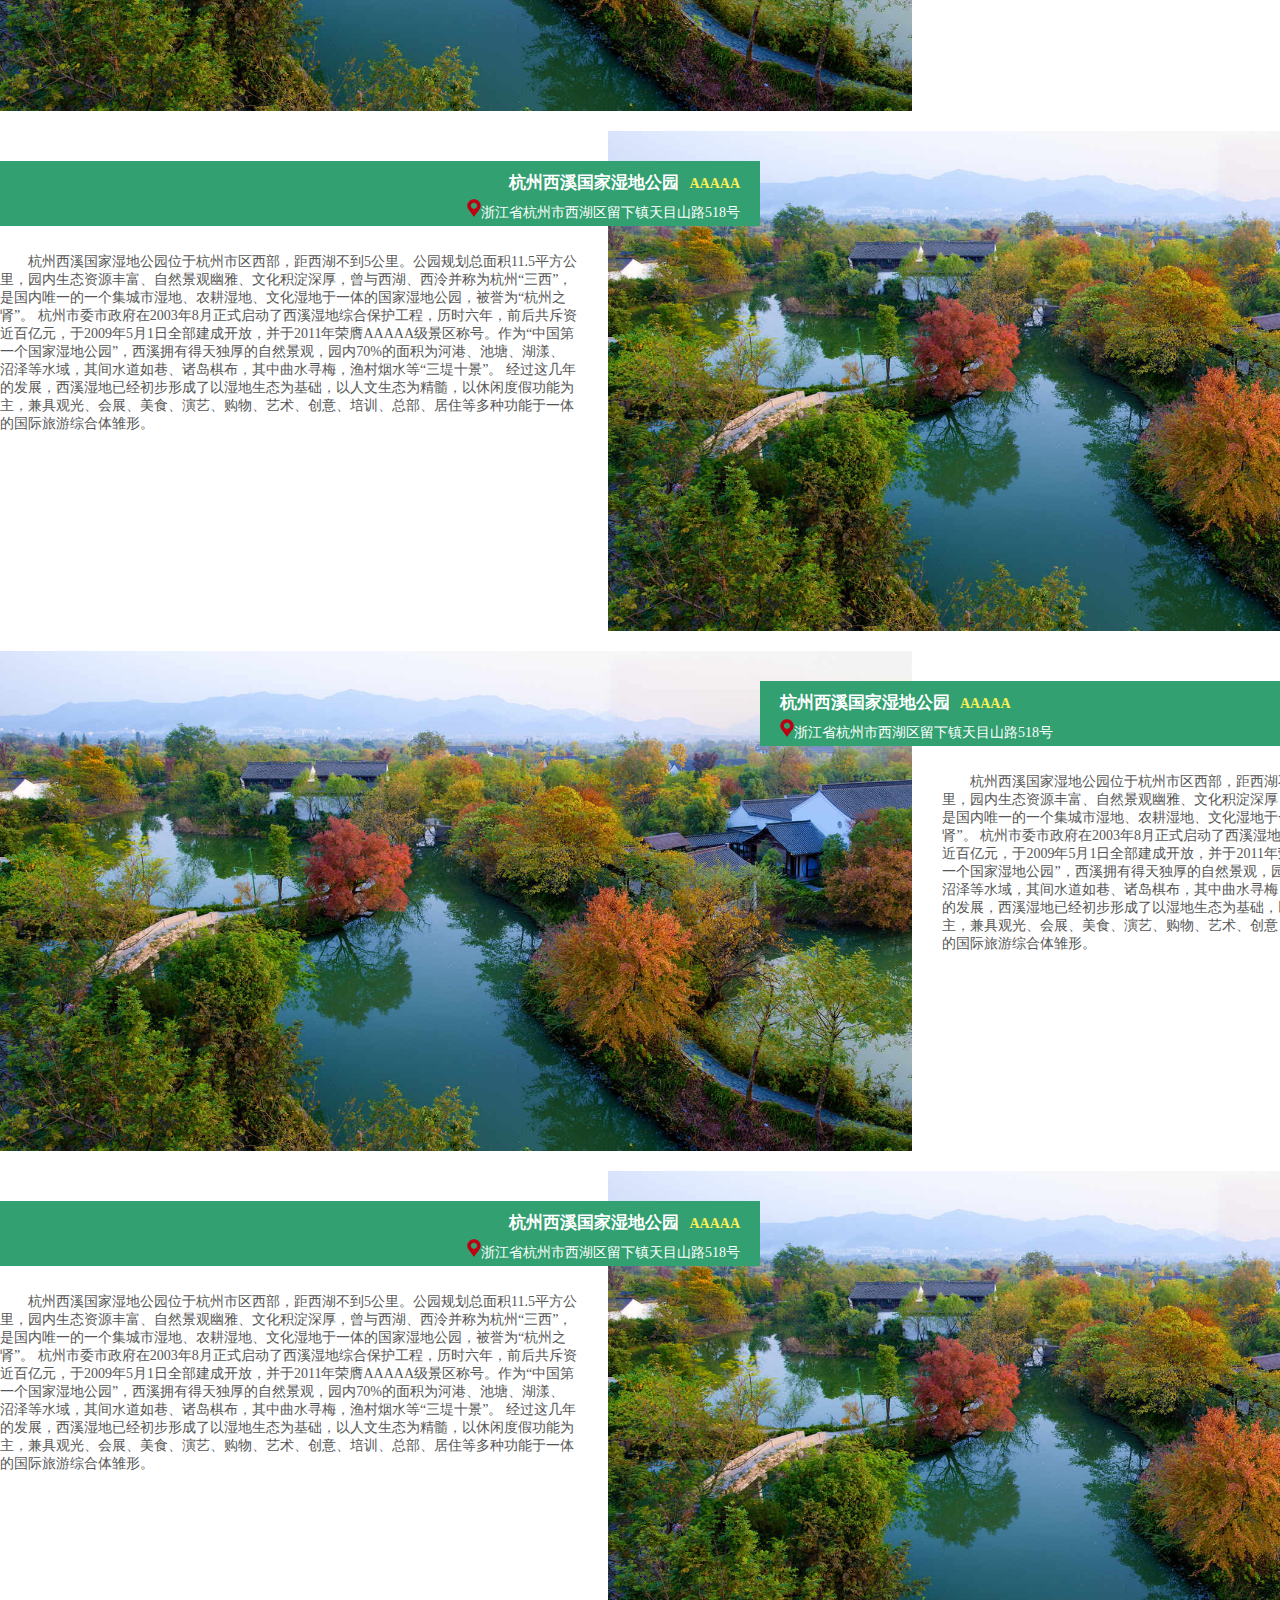
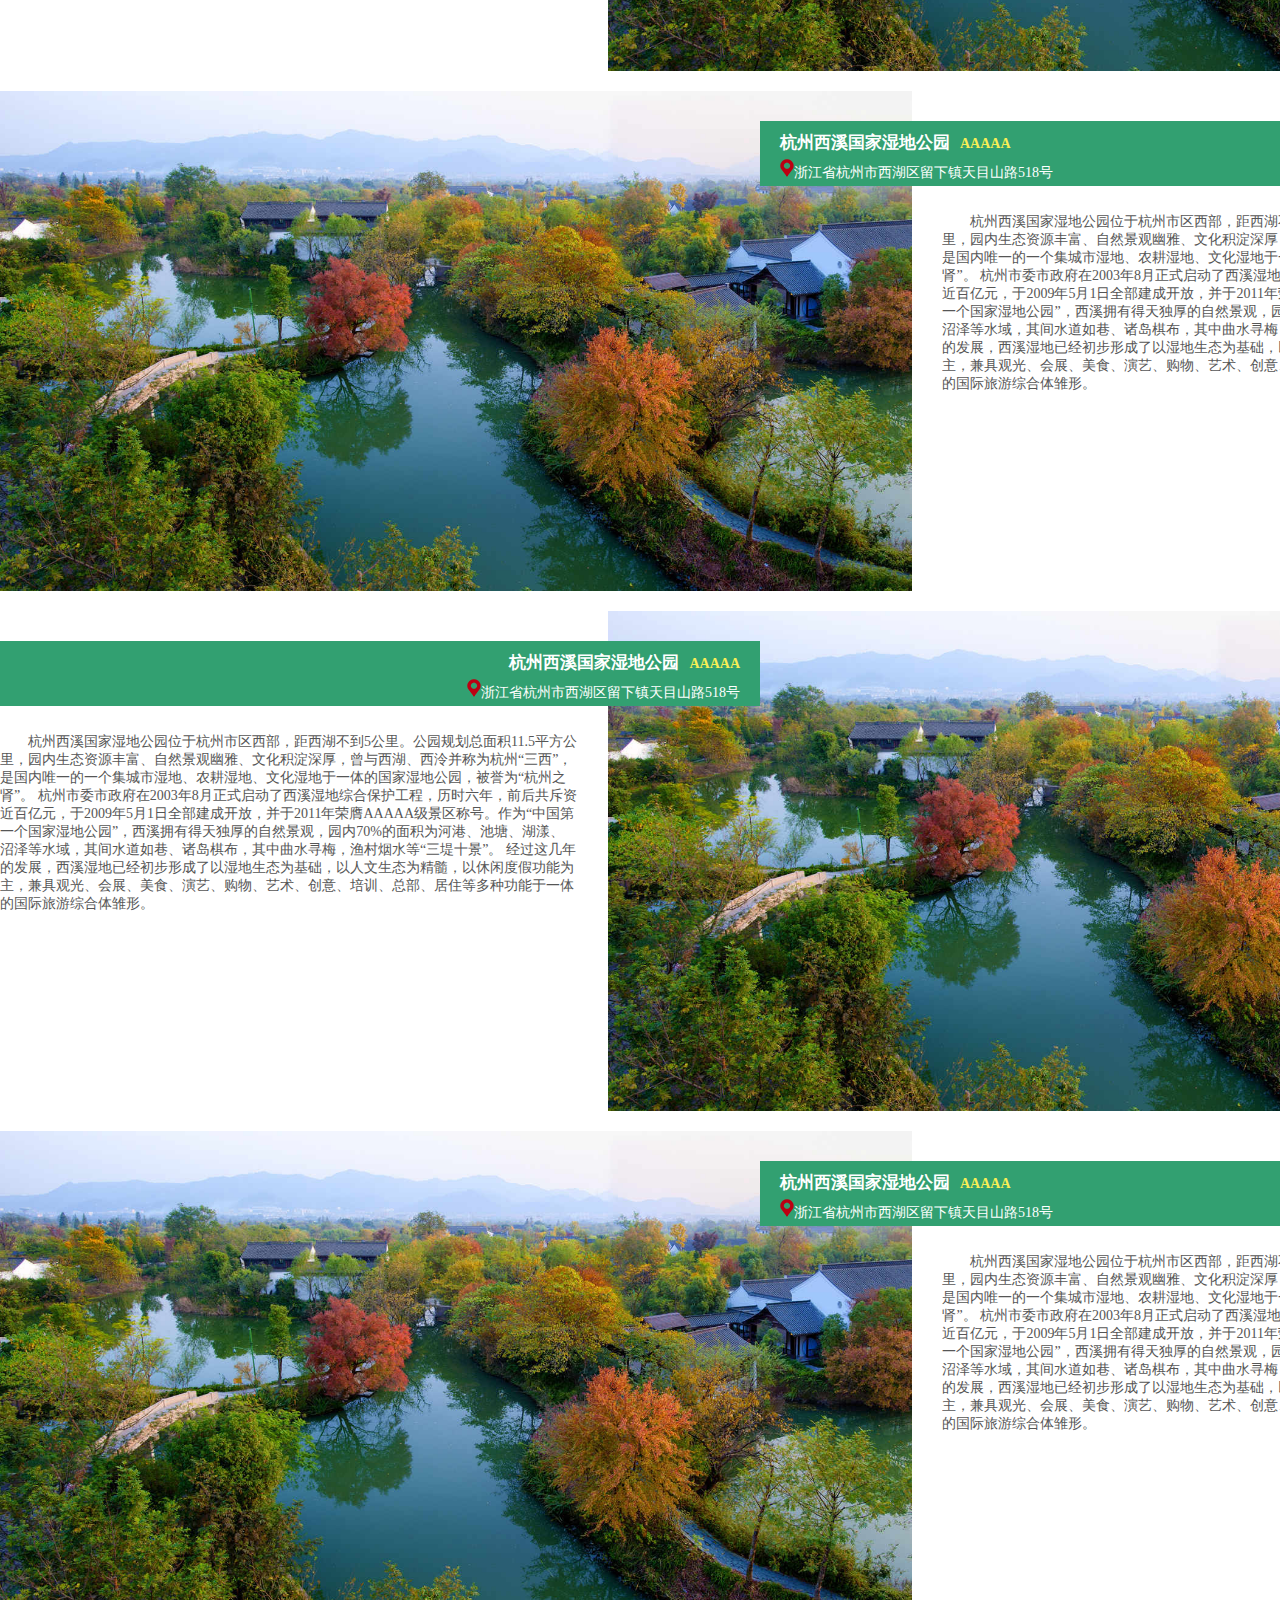
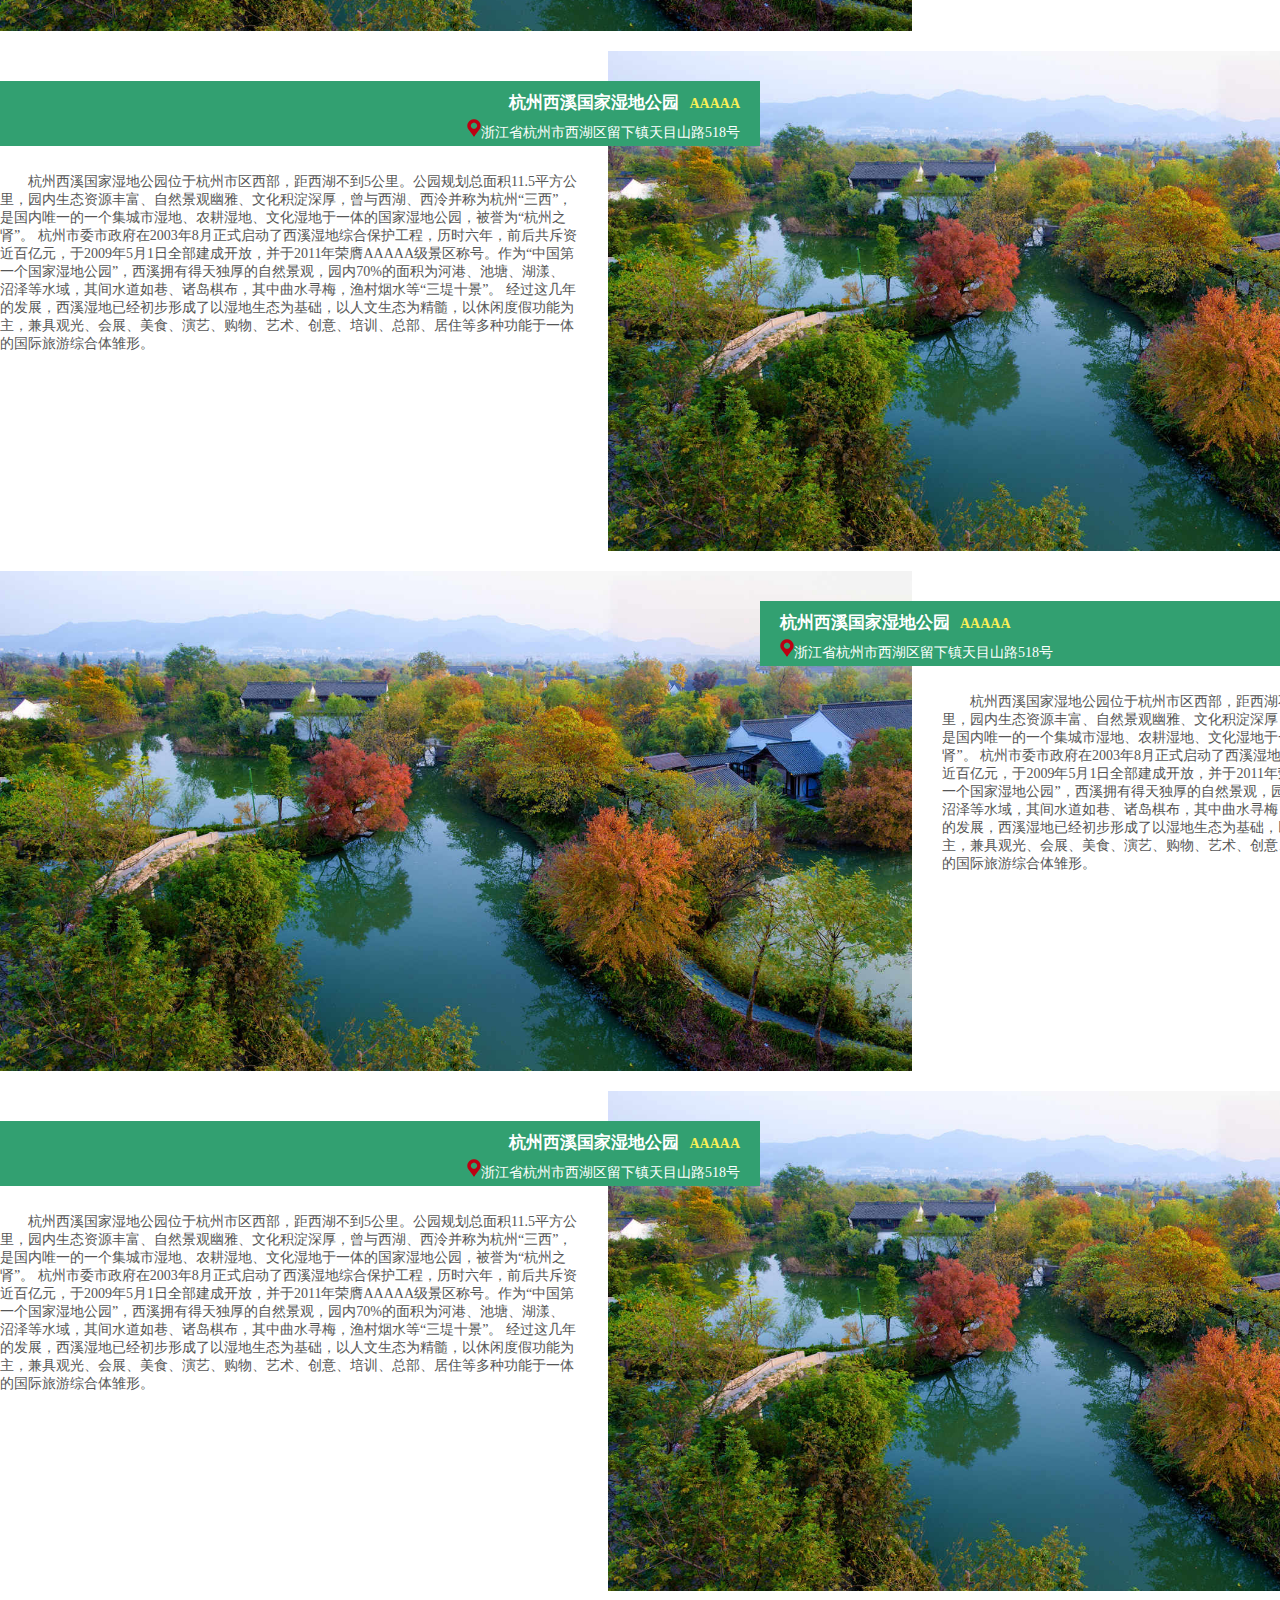
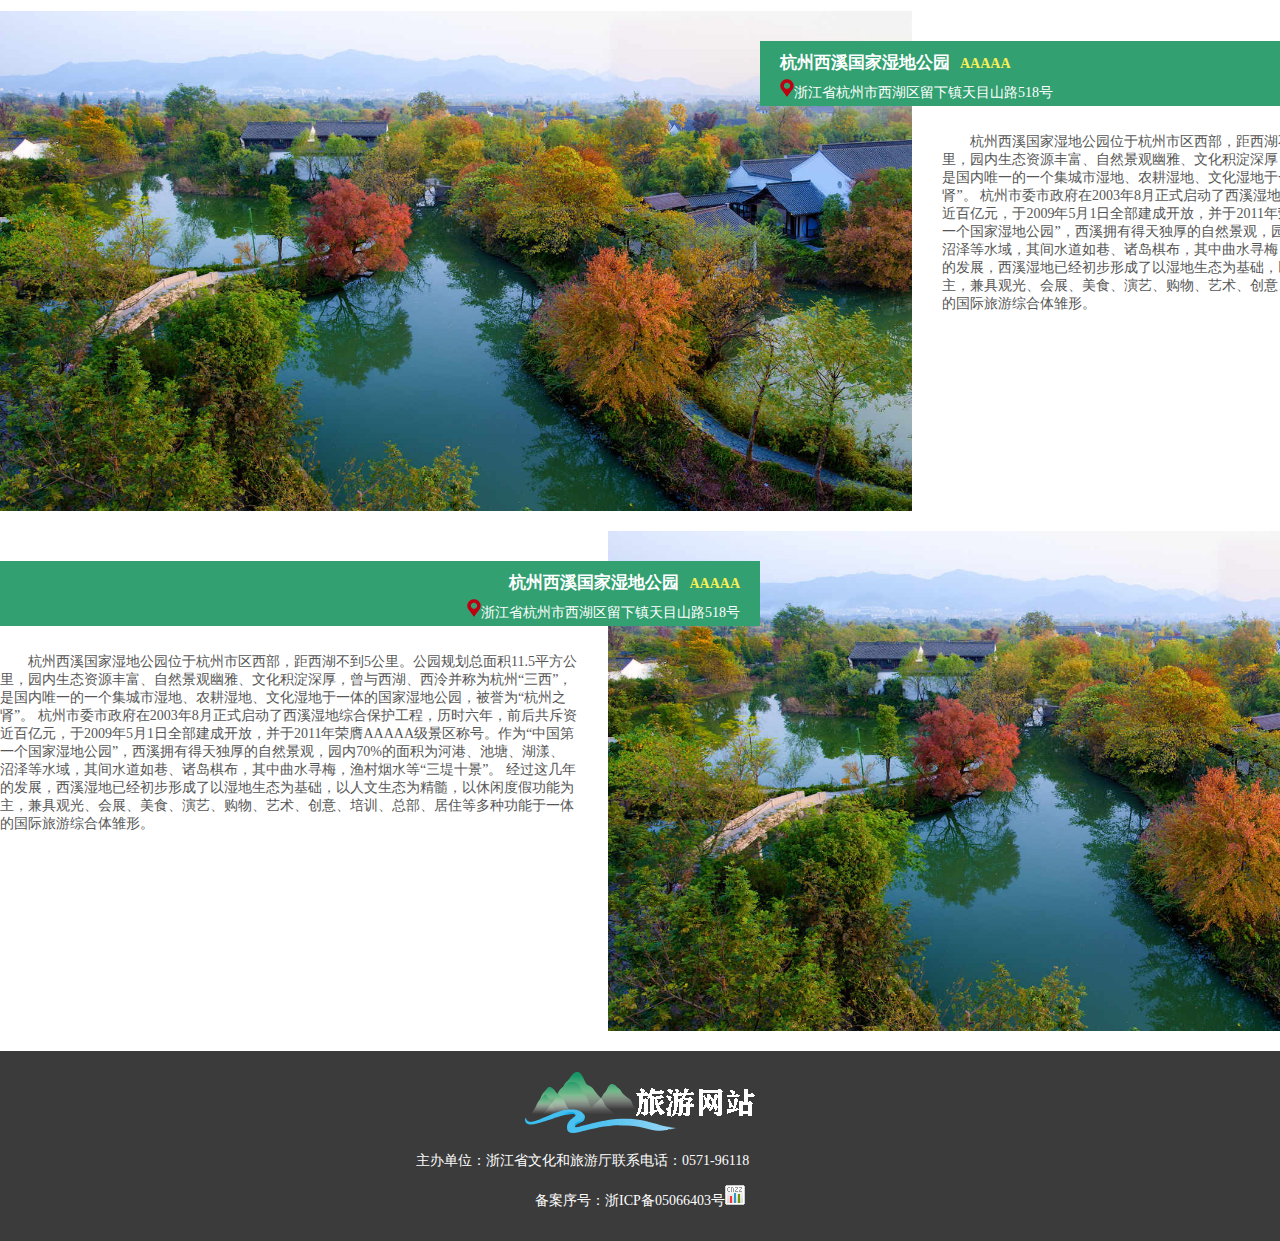
<file: TDstination.html>
<!DOCTYPE html>
<html>
	<head>
		<meta charset="utf-8">
		<title></title>
		<link rel="stylesheet" type="text/css" href="css/public.css" />
		<link rel="stylesheet" type="text/css" href="css/PlayZhejiang.css" />
		<link rel="stylesheet" type="text/css" href="css/TDstination.css" />
	</head>
	<body>
		<div class="nav">
			<div class="container">
				<ul>
					<li><a href="index.html">首页</a></li>
					<li><a href="PlayZhejiang.html">玩转浙江</a></li>
					<li><a href="TDstination.html">旅游目的地</a></li>
					<li><a href="tuijian.html">风景图库</a></li>
					<li><a href="PlayStrategy.html">游玩攻略</a></li>
					<li><a href="zhejianglook.html">浙里视界</a></li>
					<li><a href="minshu.html">经典民宿</a></li>
					<li><a href="NumberShow.html">数字文旅</a></li>
				</ul>
				<form action="#" method="post">
					<div class="form-input"><input type="text" placeholder="请输入搜索关键词" /></div>
					<div class="form-button"><img src="img/search-icon.png"></div>
				</form>
			</div>
		</div>
		<div class="banner">
			<img src="img/hangbg.jpg">
		</div>
		<div class="centerbox">
			<div class="container">
				<div class="thisposition">
					<a href="#">首页</a><span>&gt;&gt;</span><a href="#">旅游目的地</a>
				</div>
				<ul class="changimg">
					<li><a href="#"><img src="img/chang.png"></a></li>
					<li><a href="#"><img src="img/chang1.png"></a></li>
					<li><a href="#"><img src="img/chang2.png"></a></li>
					<li><a href="#"><img src="img/chang3.png"></a></li>
					<li><a href="#"><img src="img/chang4.png"></a></li>
					<li><a href="#"><img src="img/chang5.png"></a></li>
					<li><a href="#"><img src="img/chang6.png"></a></li>
					<li><a href="#"><img src="img/chang7.png"></a></li>
					<li><a href="#"><img src="img/chang8.png"></a></li>
					<li><a href="#"><img src="img/chang9.png"></a></li>
					<li><a href="#"><img src="img/chang10.png"></a></li>
				</ul>
				<div class="miaoshu">
					<div>
						<h1>杭州</h1>
						<p>&nbsp;&nbsp;&nbsp;&nbsp;杭州，简称“杭”，浙江省省会、副省级市，位于中国东南沿海、浙江省北部、钱塘江下游、京杭大运河南端，是浙江省的政治、经济、文化、教育、交通和金融中心，长江三角洲城市群中心城市之一、长三角宁杭生态经济带节点城市、中国重要的电子商务中心之一，新一线城市。截至2017年，杭州下辖10个区、2个县，代管1个县级市，总面积16596平方公里，常住人口为918.8万人，城镇化率76.2%。</p>
						<p>&nbsp;&nbsp;&nbsp;&nbsp;杭州自秦朝设县治以来已有2200多年的历史，曾是吴越国和南宋的都城，是中国八大古都之一。因风景秀丽，素有“人间天堂”的美誉。杭州得益于京杭运河和通商口岸的便利，以及自身发达的丝绸和粮食产业，历史上曾是重要的商业集散中心。后来依托沪杭铁路等铁路线路的通车以及上海在进出口贸易方面的带动，轻工业发展迅速。</p>
						<p>&nbsp;&nbsp;&nbsp;&nbsp;“上有天堂、下有苏杭”，表达了古往今来的人们对于这座美丽城市的由衷赞美。元朝时曾被意大利旅行家马可·波罗赞为“世界上最美丽华贵之城”。</p>
						<p>&nbsp;&nbsp;&nbsp;&nbsp;杭州拥有两个国家级风景名胜区——西湖风景名胜区、“两江两湖”（富春江——新安江——千岛湖——湘湖）风景名胜区；两个国家级自然保护区——天目山、清凉峰自然
							保护区；七个国家森林公园——千岛湖、大奇山、午潮山、富春江、青山湖、半山和桐庐瑶琳森林公园；一个国家级旅游度假区——之江国家旅游度假区；全国首个国家级湿地—西溪国家湿地公园。杭州还有全国重点文物保护单位25个、国家级博物馆9个。著名的旅游胜地有瑶琳仙境、桐君山、雷峰塔、岳庙、三潭映月、苏堤、六和塔、宋城、南宋御街、灵隐寺、跨湖桥遗址等。</p>
						<p>&nbsp;&nbsp;&nbsp;&nbsp;杭州钟灵毓秀,数千年的历史,孕育了丰富灿烂的“良渚文化”、“吴越文化”和“南宋文化”。大禹治水时,在前往会稽(今绍兴)途中,曾在此舌航登陆。航即方舟,“航”与“杭”通假,于是便有了“禹杭”的地名。此后杭州也就因此而得名。古老而又年轻的杭州,走过了千年发展变迁历程,虽历经沧桑,如今已得到了日新月异的发展,城市面貌焕然一新,西湖景色流光溢彩,正步入从“西湖时代”迈向“钱塘江时代”的黄金岁月,一个人文杭州、休闲杭州、最具有活力的杭州正以崭新的姿态展现在人们面前。</p>
					</div>
					<div><img src="img/hangdi.png"></div>
				</div>
				<ul class="luxian">
					<div class="biaoqian">
						<div>路线推荐</div>
						<div><a href="#">更多</a></div>
					</div>
					<li>
						<a href="#">
							<img src="img/zhen.jpg">
							<div class="text">
								<div>
									2天1夜游！这个诗意到极致的江南小城再也藏不住了！元旦走起！
								</div>
							</div>
						</a>
					</li>
					<li></li>
					<li>
						<a href="#">
							<img src="img/zhen.jpg">
							<div class="text">
								<div>
									2天1夜游！这个诗意到极致的江南小城再也藏不住了！元旦走起！
								</div>
							</div>
						</a>
					</li>
				</ul>
				<ul class="imgshow">
					<div class="biaoqian">
						<div>美图赏析</div>
						<div><a href="#">更多</a></div>
					</div>
					<li><a href="#"><img src="img/mei.jpg" ></a></li>
					<li></li>
					<li><a href="#"><img src="img/mei.jpg" ></a></li>
					<li></li>
					<li><a href="#"><img src="img/mei.jpg" ></a></li>
				</ul>
				<ul class="wenlv">
					<div class="biaoqian">
						<div>文旅资讯</div>
						<div><a href="#">更多</a></div>
					</div>
					<li><a href="#"><img src="img/2d7tuijian2.jpg" ><p>良渚凭什么申遗成功？一眼5000年的古城，是一生必去的打卡地！</p></a></li>
					<li></li>
					<li><a href="#"><img src="img/2d7tuijian2.jpg" ><p>良渚凭什么申遗成功？一眼5000年的古城，是一生必去的打卡地！</p></a></li>
					<li></li>
					<li><a href="#"><img src="img/2d7tuijian2.jpg" ><p>良渚凭什么申遗成功？一眼5000年的古城，是一生必去的打卡地！</p></a></li>
					<li></li>
					<li><a href="#"><img src="img/2d7tuijian2.jpg" ><p>良渚凭什么申遗成功？一眼5000年的古城，是一生必去的打卡地！</p></a></li>
					<li style="width:0 !important;"></li>
					<li><a href="#"><img src="img/2d7tuijian2.jpg" ><p>良渚凭什么申遗成功？一眼5000年的古城，是一生必去的打卡地！</p></a></li>
					<li></li>
					<li><a href="#"><img src="img/2d7tuijian2.jpg" ><p>良渚凭什么申遗成功？一眼5000年的古城，是一生必去的打卡地！</p></a></li>
					<li></li>
					<li><a href="#"><img src="img/2d7tuijian2.jpg" ><p>良渚凭什么申遗成功？一眼5000年的古城，是一生必去的打卡地！</p></a></li>
					<li></li>
					<li><a href="#"><img src="img/2d7tuijian2.jpg" ><p>良渚凭什么申遗成功？一眼5000年的古城，是一生必去的打卡地！</p></a></li>
				</ul>
				<div class="jingdian">
					<div class="biaoqian">
						<div>文旅资讯</div>
						<div><a href="#">更多</a></div>
					</div>
					<div class="text">
						<div class="image"><img src="img/jingdian.jpg" ></div>
						<div class="miaoshu">杭州西溪国家湿地公园位于杭州市区西部，距西湖不到5公里。公园规划总面积11.5平方公里，园内生态资源丰富、自然景观幽雅、文化积淀深厚，曾与西湖、西泠并称为杭州“三西”，是国内唯一的一个集城市湿地、农耕湿地、文化湿地于一体的国家湿地公园，被誉为“杭州之肾”。 杭州市委市政府在2003年8月正式启动了西溪湿地综合保护工程，历时六年，前后共斥资近百亿元，于2009年5月1日全部建成开放，并于2011年荣膺AAAAA级景区称号。作为“中国第一个国家湿地公园”，西溪拥有得天独厚的自然景观，园内70%的面积为河港、池塘、湖漾、沼泽等水域，其间水道如巷、诸岛棋布，其中曲水寻梅，渔村烟水等“三堤十景”。 经过这几年的发展，西溪湿地已经初步形成了以湿地生态为基础，以人文生态为精髓，以休闲度假功能为主，兼具观光、会展、美食、演艺、购物、艺术、创意、培训、总部、居住等多种功能于一体的国际旅游综合体雏形。</div>
						<div class="dingwei">
							<h3>杭州西溪国家湿地公园<span>AAAAA</span></h3>
							<p><a href=""><img src="img/position-icon.png" >浙江省杭州市西湖区留下镇天目山路518号</a></p>
						</div>
					</div>
					<div class="text">
						<div class="image"><img src="img/jingdian.jpg" ></div>
						<div class="miaoshu">杭州西溪国家湿地公园位于杭州市区西部，距西湖不到5公里。公园规划总面积11.5平方公里，园内生态资源丰富、自然景观幽雅、文化积淀深厚，曾与西湖、西泠并称为杭州“三西”，是国内唯一的一个集城市湿地、农耕湿地、文化湿地于一体的国家湿地公园，被誉为“杭州之肾”。 杭州市委市政府在2003年8月正式启动了西溪湿地综合保护工程，历时六年，前后共斥资近百亿元，于2009年5月1日全部建成开放，并于2011年荣膺AAAAA级景区称号。作为“中国第一个国家湿地公园”，西溪拥有得天独厚的自然景观，园内70%的面积为河港、池塘、湖漾、沼泽等水域，其间水道如巷、诸岛棋布，其中曲水寻梅，渔村烟水等“三堤十景”。 经过这几年的发展，西溪湿地已经初步形成了以湿地生态为基础，以人文生态为精髓，以休闲度假功能为主，兼具观光、会展、美食、演艺、购物、艺术、创意、培训、总部、居住等多种功能于一体的国际旅游综合体雏形。</div>
						<div class="dingwei">
							<h3>杭州西溪国家湿地公园<span>AAAAA</span></h3>
							<p><a href=""><img src="img/position-icon.png" >浙江省杭州市西湖区留下镇天目山路518号</a></p>
						</div>
					</div>
					<div class="text">
						<div class="image"><img src="img/jingdian.jpg" ></div>
						<div class="miaoshu">杭州西溪国家湿地公园位于杭州市区西部，距西湖不到5公里。公园规划总面积11.5平方公里，园内生态资源丰富、自然景观幽雅、文化积淀深厚，曾与西湖、西泠并称为杭州“三西”，是国内唯一的一个集城市湿地、农耕湿地、文化湿地于一体的国家湿地公园，被誉为“杭州之肾”。 杭州市委市政府在2003年8月正式启动了西溪湿地综合保护工程，历时六年，前后共斥资近百亿元，于2009年5月1日全部建成开放，并于2011年荣膺AAAAA级景区称号。作为“中国第一个国家湿地公园”，西溪拥有得天独厚的自然景观，园内70%的面积为河港、池塘、湖漾、沼泽等水域，其间水道如巷、诸岛棋布，其中曲水寻梅，渔村烟水等“三堤十景”。 经过这几年的发展，西溪湿地已经初步形成了以湿地生态为基础，以人文生态为精髓，以休闲度假功能为主，兼具观光、会展、美食、演艺、购物、艺术、创意、培训、总部、居住等多种功能于一体的国际旅游综合体雏形。</div>
						<div class="dingwei">
							<h3>杭州西溪国家湿地公园<span>AAAAA</span></h3>
							<p><a href=""><img src="img/position-icon.png" >浙江省杭州市西湖区留下镇天目山路518号</a></p>
						</div>
					</div>
					<div class="text">
						<div class="image"><img src="img/jingdian.jpg" ></div>
						<div class="miaoshu">杭州西溪国家湿地公园位于杭州市区西部，距西湖不到5公里。公园规划总面积11.5平方公里，园内生态资源丰富、自然景观幽雅、文化积淀深厚，曾与西湖、西泠并称为杭州“三西”，是国内唯一的一个集城市湿地、农耕湿地、文化湿地于一体的国家湿地公园，被誉为“杭州之肾”。 杭州市委市政府在2003年8月正式启动了西溪湿地综合保护工程，历时六年，前后共斥资近百亿元，于2009年5月1日全部建成开放，并于2011年荣膺AAAAA级景区称号。作为“中国第一个国家湿地公园”，西溪拥有得天独厚的自然景观，园内70%的面积为河港、池塘、湖漾、沼泽等水域，其间水道如巷、诸岛棋布，其中曲水寻梅，渔村烟水等“三堤十景”。 经过这几年的发展，西溪湿地已经初步形成了以湿地生态为基础，以人文生态为精髓，以休闲度假功能为主，兼具观光、会展、美食、演艺、购物、艺术、创意、培训、总部、居住等多种功能于一体的国际旅游综合体雏形。</div>
						<div class="dingwei">
							<h3>杭州西溪国家湿地公园<span>AAAAA</span></h3>
							<p><a href=""><img src="img/position-icon.png" >浙江省杭州市西湖区留下镇天目山路518号</a></p>
						</div>
					</div>
					<div class="text">
						<div class="image"><img src="img/jingdian.jpg" ></div>
						<div class="miaoshu">杭州西溪国家湿地公园位于杭州市区西部，距西湖不到5公里。公园规划总面积11.5平方公里，园内生态资源丰富、自然景观幽雅、文化积淀深厚，曾与西湖、西泠并称为杭州“三西”，是国内唯一的一个集城市湿地、农耕湿地、文化湿地于一体的国家湿地公园，被誉为“杭州之肾”。 杭州市委市政府在2003年8月正式启动了西溪湿地综合保护工程，历时六年，前后共斥资近百亿元，于2009年5月1日全部建成开放，并于2011年荣膺AAAAA级景区称号。作为“中国第一个国家湿地公园”，西溪拥有得天独厚的自然景观，园内70%的面积为河港、池塘、湖漾、沼泽等水域，其间水道如巷、诸岛棋布，其中曲水寻梅，渔村烟水等“三堤十景”。 经过这几年的发展，西溪湿地已经初步形成了以湿地生态为基础，以人文生态为精髓，以休闲度假功能为主，兼具观光、会展、美食、演艺、购物、艺术、创意、培训、总部、居住等多种功能于一体的国际旅游综合体雏形。</div>
						<div class="dingwei">
							<h3>杭州西溪国家湿地公园<span>AAAAA</span></h3>
							<p><a href=""><img src="img/position-icon.png" >浙江省杭州市西湖区留下镇天目山路518号</a></p>
						</div>
					</div>
					<div class="text">
						<div class="image"><img src="img/jingdian.jpg" ></div>
						<div class="miaoshu">杭州西溪国家湿地公园位于杭州市区西部，距西湖不到5公里。公园规划总面积11.5平方公里，园内生态资源丰富、自然景观幽雅、文化积淀深厚，曾与西湖、西泠并称为杭州“三西”，是国内唯一的一个集城市湿地、农耕湿地、文化湿地于一体的国家湿地公园，被誉为“杭州之肾”。 杭州市委市政府在2003年8月正式启动了西溪湿地综合保护工程，历时六年，前后共斥资近百亿元，于2009年5月1日全部建成开放，并于2011年荣膺AAAAA级景区称号。作为“中国第一个国家湿地公园”，西溪拥有得天独厚的自然景观，园内70%的面积为河港、池塘、湖漾、沼泽等水域，其间水道如巷、诸岛棋布，其中曲水寻梅，渔村烟水等“三堤十景”。 经过这几年的发展，西溪湿地已经初步形成了以湿地生态为基础，以人文生态为精髓，以休闲度假功能为主，兼具观光、会展、美食、演艺、购物、艺术、创意、培训、总部、居住等多种功能于一体的国际旅游综合体雏形。</div>
						<div class="dingwei">
							<h3>杭州西溪国家湿地公园<span>AAAAA</span></h3>
							<p><a href=""><img src="img/position-icon.png" >浙江省杭州市西湖区留下镇天目山路518号</a></p>
						</div>
					</div>
					<div class="text">
						<div class="image"><img src="img/jingdian.jpg" ></div>
						<div class="miaoshu">杭州西溪国家湿地公园位于杭州市区西部，距西湖不到5公里。公园规划总面积11.5平方公里，园内生态资源丰富、自然景观幽雅、文化积淀深厚，曾与西湖、西泠并称为杭州“三西”，是国内唯一的一个集城市湿地、农耕湿地、文化湿地于一体的国家湿地公园，被誉为“杭州之肾”。 杭州市委市政府在2003年8月正式启动了西溪湿地综合保护工程，历时六年，前后共斥资近百亿元，于2009年5月1日全部建成开放，并于2011年荣膺AAAAA级景区称号。作为“中国第一个国家湿地公园”，西溪拥有得天独厚的自然景观，园内70%的面积为河港、池塘、湖漾、沼泽等水域，其间水道如巷、诸岛棋布，其中曲水寻梅，渔村烟水等“三堤十景”。 经过这几年的发展，西溪湿地已经初步形成了以湿地生态为基础，以人文生态为精髓，以休闲度假功能为主，兼具观光、会展、美食、演艺、购物、艺术、创意、培训、总部、居住等多种功能于一体的国际旅游综合体雏形。</div>
						<div class="dingwei">
							<h3>杭州西溪国家湿地公园<span>AAAAA</span></h3>
							<p><a href=""><img src="img/position-icon.png" >浙江省杭州市西湖区留下镇天目山路518号</a></p>
						</div>
					</div>
					<div class="text">
						<div class="image"><img src="img/jingdian.jpg" ></div>
						<div class="miaoshu">杭州西溪国家湿地公园位于杭州市区西部，距西湖不到5公里。公园规划总面积11.5平方公里，园内生态资源丰富、自然景观幽雅、文化积淀深厚，曾与西湖、西泠并称为杭州“三西”，是国内唯一的一个集城市湿地、农耕湿地、文化湿地于一体的国家湿地公园，被誉为“杭州之肾”。 杭州市委市政府在2003年8月正式启动了西溪湿地综合保护工程，历时六年，前后共斥资近百亿元，于2009年5月1日全部建成开放，并于2011年荣膺AAAAA级景区称号。作为“中国第一个国家湿地公园”，西溪拥有得天独厚的自然景观，园内70%的面积为河港、池塘、湖漾、沼泽等水域，其间水道如巷、诸岛棋布，其中曲水寻梅，渔村烟水等“三堤十景”。 经过这几年的发展，西溪湿地已经初步形成了以湿地生态为基础，以人文生态为精髓，以休闲度假功能为主，兼具观光、会展、美食、演艺、购物、艺术、创意、培训、总部、居住等多种功能于一体的国际旅游综合体雏形。</div>
						<div class="dingwei">
							<h3>杭州西溪国家湿地公园<span>AAAAA</span></h3>
							<p><a href=""><img src="img/position-icon.png" >浙江省杭州市西湖区留下镇天目山路518号</a></p>
						</div>
					</div>
					<div class="text">
						<div class="image"><img src="img/jingdian.jpg" ></div>
						<div class="miaoshu">杭州西溪国家湿地公园位于杭州市区西部，距西湖不到5公里。公园规划总面积11.5平方公里，园内生态资源丰富、自然景观幽雅、文化积淀深厚，曾与西湖、西泠并称为杭州“三西”，是国内唯一的一个集城市湿地、农耕湿地、文化湿地于一体的国家湿地公园，被誉为“杭州之肾”。 杭州市委市政府在2003年8月正式启动了西溪湿地综合保护工程，历时六年，前后共斥资近百亿元，于2009年5月1日全部建成开放，并于2011年荣膺AAAAA级景区称号。作为“中国第一个国家湿地公园”，西溪拥有得天独厚的自然景观，园内70%的面积为河港、池塘、湖漾、沼泽等水域，其间水道如巷、诸岛棋布，其中曲水寻梅，渔村烟水等“三堤十景”。 经过这几年的发展，西溪湿地已经初步形成了以湿地生态为基础，以人文生态为精髓，以休闲度假功能为主，兼具观光、会展、美食、演艺、购物、艺术、创意、培训、总部、居住等多种功能于一体的国际旅游综合体雏形。</div>
						<div class="dingwei">
							<h3>杭州西溪国家湿地公园<span>AAAAA</span></h3>
							<p><a href=""><img src="img/position-icon.png" >浙江省杭州市西湖区留下镇天目山路518号</a></p>
						</div>
					</div>
					<div class="text">
						<div class="image"><img src="img/jingdian.jpg" ></div>
						<div class="miaoshu">杭州西溪国家湿地公园位于杭州市区西部，距西湖不到5公里。公园规划总面积11.5平方公里，园内生态资源丰富、自然景观幽雅、文化积淀深厚，曾与西湖、西泠并称为杭州“三西”，是国内唯一的一个集城市湿地、农耕湿地、文化湿地于一体的国家湿地公园，被誉为“杭州之肾”。 杭州市委市政府在2003年8月正式启动了西溪湿地综合保护工程，历时六年，前后共斥资近百亿元，于2009年5月1日全部建成开放，并于2011年荣膺AAAAA级景区称号。作为“中国第一个国家湿地公园”，西溪拥有得天独厚的自然景观，园内70%的面积为河港、池塘、湖漾、沼泽等水域，其间水道如巷、诸岛棋布，其中曲水寻梅，渔村烟水等“三堤十景”。 经过这几年的发展，西溪湿地已经初步形成了以湿地生态为基础，以人文生态为精髓，以休闲度假功能为主，兼具观光、会展、美食、演艺、购物、艺术、创意、培训、总部、居住等多种功能于一体的国际旅游综合体雏形。</div>
						<div class="dingwei">
							<h3>杭州西溪国家湿地公园<span>AAAAA</span></h3>
							<p><a href=""><img src="img/position-icon.png" >浙江省杭州市西湖区留下镇天目山路518号</a></p>
						</div>
					</div>
					<div class="text">
						<div class="image"><img src="img/jingdian.jpg" ></div>
						<div class="miaoshu">杭州西溪国家湿地公园位于杭州市区西部，距西湖不到5公里。公园规划总面积11.5平方公里，园内生态资源丰富、自然景观幽雅、文化积淀深厚，曾与西湖、西泠并称为杭州“三西”，是国内唯一的一个集城市湿地、农耕湿地、文化湿地于一体的国家湿地公园，被誉为“杭州之肾”。 杭州市委市政府在2003年8月正式启动了西溪湿地综合保护工程，历时六年，前后共斥资近百亿元，于2009年5月1日全部建成开放，并于2011年荣膺AAAAA级景区称号。作为“中国第一个国家湿地公园”，西溪拥有得天独厚的自然景观，园内70%的面积为河港、池塘、湖漾、沼泽等水域，其间水道如巷、诸岛棋布，其中曲水寻梅，渔村烟水等“三堤十景”。 经过这几年的发展，西溪湿地已经初步形成了以湿地生态为基础，以人文生态为精髓，以休闲度假功能为主，兼具观光、会展、美食、演艺、购物、艺术、创意、培训、总部、居住等多种功能于一体的国际旅游综合体雏形。</div>
						<div class="dingwei">
							<h3>杭州西溪国家湿地公园<span>AAAAA</span></h3>
							<p><a href=""><img src="img/position-icon.png" >浙江省杭州市西湖区留下镇天目山路518号</a></p>
						</div>
					</div>
					<div class="text">
						<div class="image"><img src="img/jingdian.jpg" ></div>
						<div class="miaoshu">杭州西溪国家湿地公园位于杭州市区西部，距西湖不到5公里。公园规划总面积11.5平方公里，园内生态资源丰富、自然景观幽雅、文化积淀深厚，曾与西湖、西泠并称为杭州“三西”，是国内唯一的一个集城市湿地、农耕湿地、文化湿地于一体的国家湿地公园，被誉为“杭州之肾”。 杭州市委市政府在2003年8月正式启动了西溪湿地综合保护工程，历时六年，前后共斥资近百亿元，于2009年5月1日全部建成开放，并于2011年荣膺AAAAA级景区称号。作为“中国第一个国家湿地公园”，西溪拥有得天独厚的自然景观，园内70%的面积为河港、池塘、湖漾、沼泽等水域，其间水道如巷、诸岛棋布，其中曲水寻梅，渔村烟水等“三堤十景”。 经过这几年的发展，西溪湿地已经初步形成了以湿地生态为基础，以人文生态为精髓，以休闲度假功能为主，兼具观光、会展、美食、演艺、购物、艺术、创意、培训、总部、居住等多种功能于一体的国际旅游综合体雏形。</div>
						<div class="dingwei">
							<h3>杭州西溪国家湿地公园<span>AAAAA</span></h3>
							<p><a href=""><img src="img/position-icon.png" >浙江省杭州市西湖区留下镇天目山路518号</a></p>
						</div>
					</div>
				</div>
			</div>
		</div>
		<div class="footer">
			<div class="logo"><img src="img/footer-logo.png"></div>
			<p>主办单位：浙江省文化和旅游厅联系电话：0571-96118</p>
			<span>备案序号：浙ICP备05066403号<img src="img/pic1.gif"></span>
		</div>
	</body>
</html>
</file>
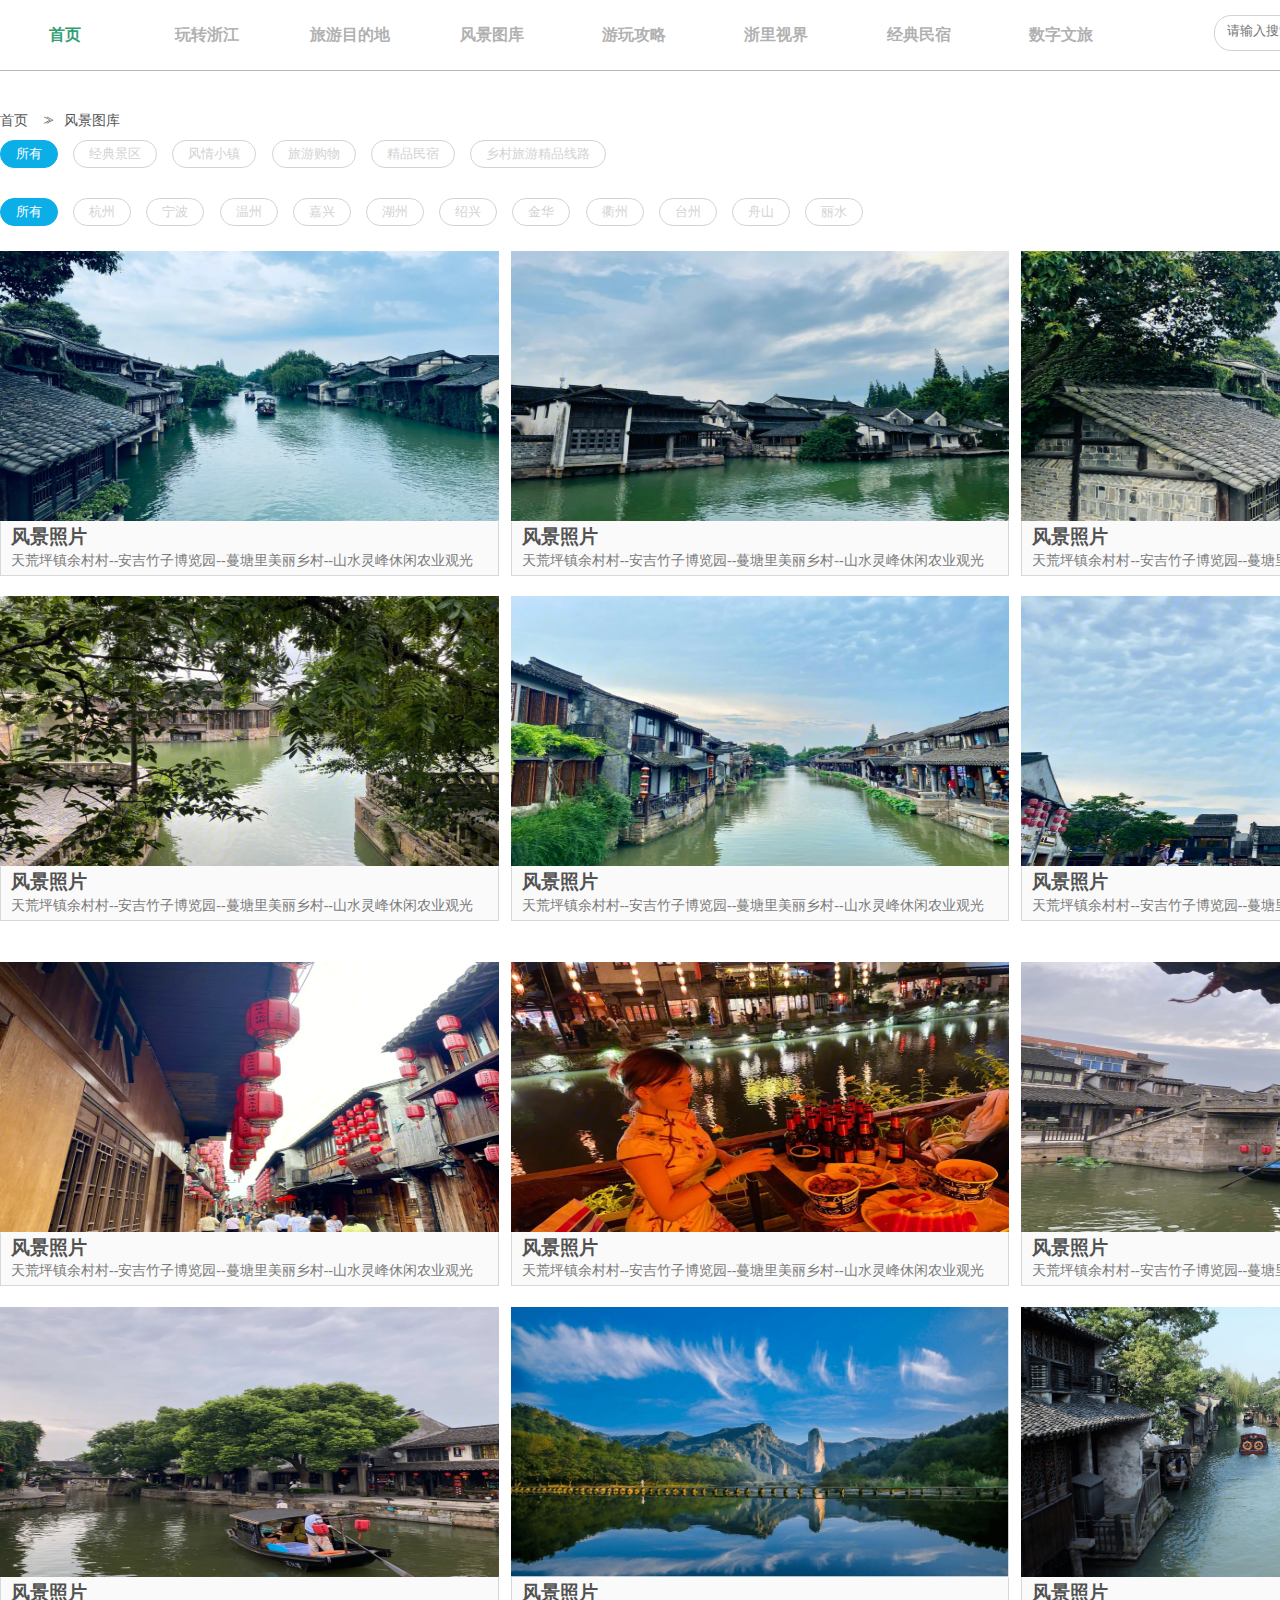
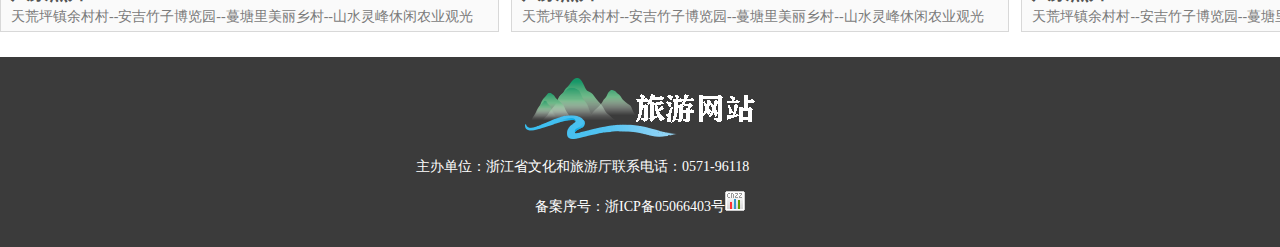
<file: tuijian.html>
<!DOCTYPE html>
<html>
	<head>
		<meta charset="utf-8">
		<title></title>
		<link rel="stylesheet" type="text/css" href="css/public.css" />
		<link rel="stylesheet" type="text/css" href="css/tuijian.css"/>
	</head>
	<body>
		<div class="nav">
			<div class="container">
				<ul>
					<li><a href="index.html">首页</a></li>
					<li><a href="PlayZhejiang.html">玩转浙江</a></li>
					<li><a href="TDstination.html">旅游目的地</a></li>
					<li><a href="tuijian.html">风景图库</a></li>
					<li><a href="PlayStrategy.html">游玩攻略</a></li>
					<li><a href="zhejianglook.html">浙里视界</a></li>
					<li><a href="minshu.html">经典民宿</a></li>
					<li><a href="NumberShow.html">数字文旅</a></li>
				</ul>
				<form action="#" method="post">
					<div class="form-input"><input type="text" placeholder="请输入搜索关键词" /></div>
					<div class="form-button"><img src="img/search-icon.png"></div>
				</form>
			</div>
		</div>
		<div class="centerbox">
			<div class="container">
				<div class="thisposition">
					<a href="#">首页</a><span>&gt;&gt;</span><a href="#">风景图库</a>
				</div>
				<ul class="sceneryclass">
					<li><a href="#">所有</a></li>
					<li><a href="#">经典景区</a></li>
					<li><a href="#">风情小镇</a></li>
					<li><a href="#">旅游购物</a></li>
					<li><a href="#">精品民宿</a></li>
					<li><a href="#">乡村旅游精品线路</a></li>
				</ul>
				<ul class="sceneryclass">
					<li><a href="#">所有</a></li>
					<li><a href="#">杭州</a></li>
					<li><a href="#">宁波</a></li>
					<li><a href="#">温州</a></li>
					<li><a href="#">嘉兴</a></li>
					<li><a href="#">湖州</a></li>
					<li><a href="#">绍兴</a></li>
					<li><a href="#">金华</a></li>
					<li><a href="#">衢州</a></li>
					<li><a href="#">台州</a></li>
					<li><a href="#">舟山</a></li>
					<li><a href="#">丽水</a></li>
				</ul>
				<ul class="scenerylist">
					<li>
						<a href="#">
							<img src="img/f1.jpg" >
							<div>
								<h3>风景照片</h3>
								<p>天荒坪镇余村村--安吉竹子博览园--蔓塘里美丽乡村--山水灵峰休闲农业观光</p>
							</div>
						</a>
					</li>
					<li></li>
					<li>
						<a href="#">
							<img src="img/f2.jpg" >
							<div>
								<h3>风景照片</h3>
								<p>天荒坪镇余村村--安吉竹子博览园--蔓塘里美丽乡村--山水灵峰休闲农业观光</p>
							</div>
						</a>
					</li>
					<li></li>
					<li>
						<a href="#">
							<img src="img/f3.jpg" >
							<div>
								<h3>风景照片</h3>
								<p>天荒坪镇余村村--安吉竹子博览园--蔓塘里美丽乡村--山水灵峰休闲农业观光</p>
							</div>
						</a>
					</li>
					<li style="width:0 !important;"></li>
					<li>
						<a href="#">
							<img src="img/f4.jpg" >
							<div>
								<h3>风景照片</h3>
								<p>天荒坪镇余村村--安吉竹子博览园--蔓塘里美丽乡村--山水灵峰休闲农业观光</p>
							</div>
						</a>
					</li>
					<li></li>
					<li>
						<a href="#">
							<img src="img/f5.jpg" >
							<div>
								<h3>风景照片</h3>
								<p>天荒坪镇余村村--安吉竹子博览园--蔓塘里美丽乡村--山水灵峰休闲农业观光</p>
							</div>
						</a>
					</li>
					<li></li>
					<li>
						<a href="#">
							<img src="img/f6.jpg" >
							<div>
								<h3>风景照片</h3>
								<p>天荒坪镇余村村--安吉竹子博览园--蔓塘里美丽乡村--山水灵峰休闲农业观光</p>
							</div>
						</a>
					</li>
				</ul>
				<ul class="scenerylist">
					<li>
						<a href="#">
							<img src="img/f7.jpg" >
							<div>
								<h3>风景照片</h3>
								<p>天荒坪镇余村村--安吉竹子博览园--蔓塘里美丽乡村--山水灵峰休闲农业观光</p>
							</div>
						</a>
					</li>
					<li></li>
					<li>
						<a href="#">
							<img src="img/f8.jpg" >
							<div>
								<h3>风景照片</h3>
								<p>天荒坪镇余村村--安吉竹子博览园--蔓塘里美丽乡村--山水灵峰休闲农业观光</p>
							</div>
						</a>
					</li>
					<li></li>
					<li>
						<a href="#">
							<img src="img/f9.jpg" >
							<div>
								<h3>风景照片</h3>
								<p>天荒坪镇余村村--安吉竹子博览园--蔓塘里美丽乡村--山水灵峰休闲农业观光</p>
							</div>
						</a>
					</li>
					<li style="width:0 !important;"></li>
					<li>
						<a href="#">
							<img src="img/f10.jpg" >
							<div>
								<h3>风景照片</h3>
								<p>天荒坪镇余村村--安吉竹子博览园--蔓塘里美丽乡村--山水灵峰休闲农业观光</p>
							</div>
						</a>
					</li>
					<li></li>
					<li>
						<a href="#">
							<img src="img/f11.jpg" >
							<div>
								<h3>风景照片</h3>
								<p>天荒坪镇余村村--安吉竹子博览园--蔓塘里美丽乡村--山水灵峰休闲农业观光</p>
							</div>
						</a>
					</li>
					<li></li>
					<li>
						<a href="#">
							<img src="img/f12.jpg" >
							<div>
								<h3>风景照片</h3>
								<p>天荒坪镇余村村--安吉竹子博览园--蔓塘里美丽乡村--山水灵峰休闲农业观光</p>
							</div>
						</a>
					</li>
				</ul>
			</div>
		</div>
		<div class="footer">
			<div class="logo"><img src="img/footer-logo.png"></div>
			<p>主办单位：浙江省文化和旅游厅联系电话：0571-96118</p>
			<span>备案序号：浙ICP备05066403号<img src="img/pic1.gif"></span>
		</div>
	</body>
</html>
</file>
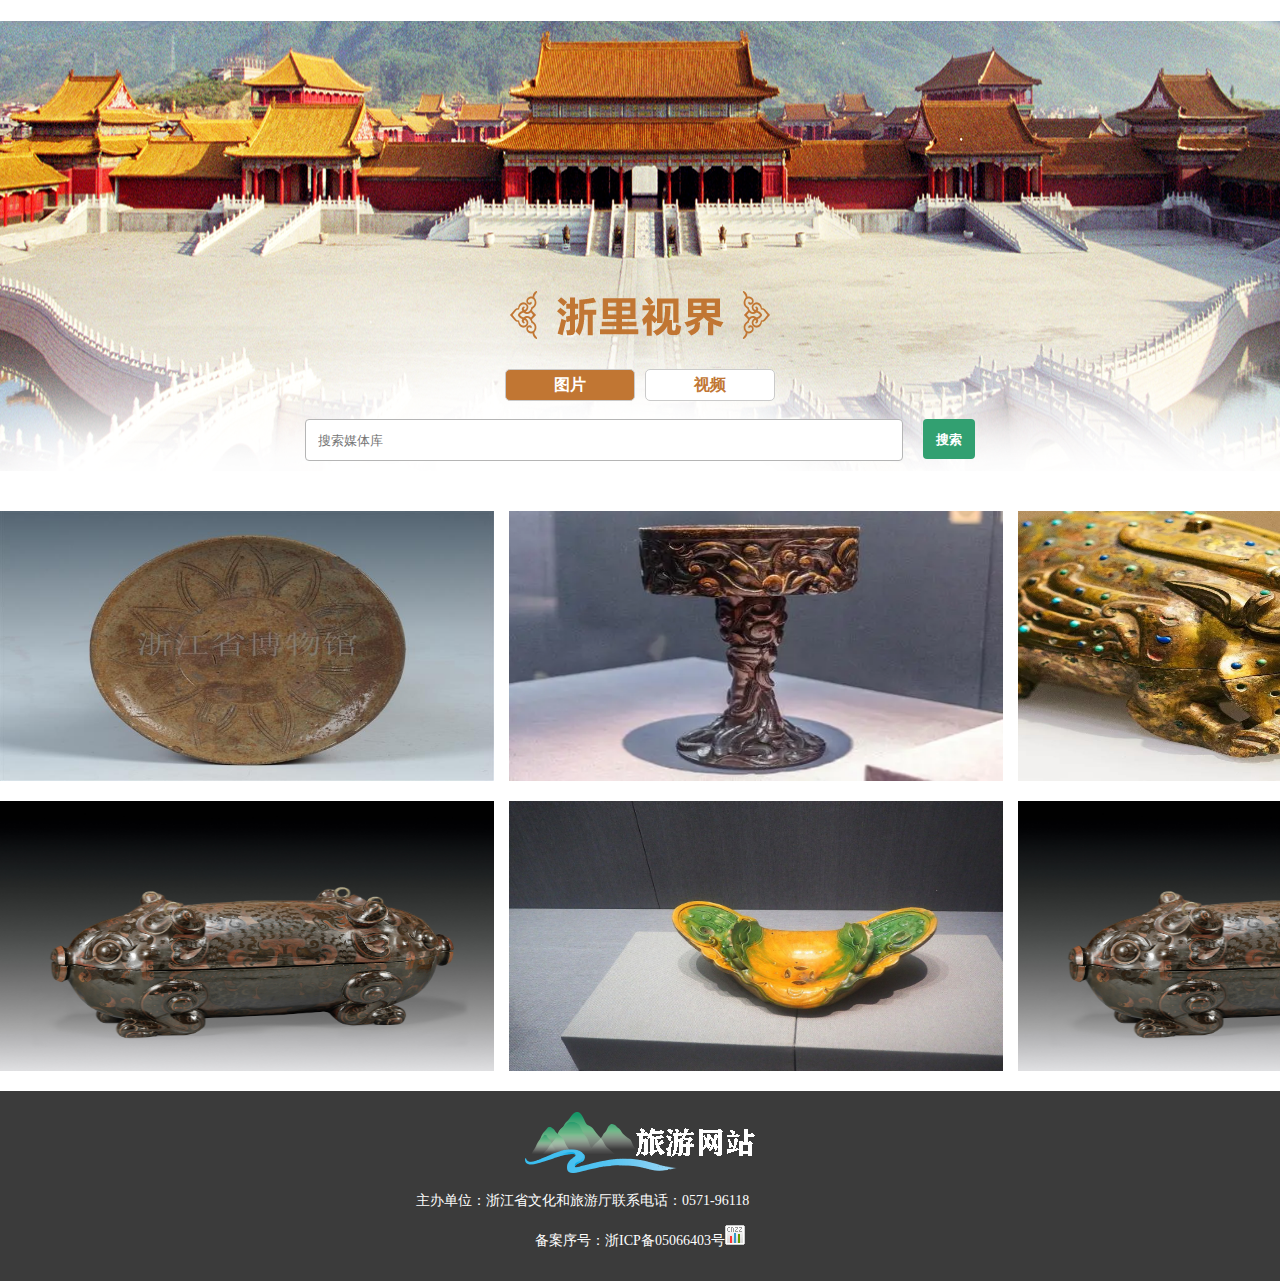
<file: zhejianglook.html>
<!DOCTYPE html>
<html>
	<head>
		<meta charset="utf-8">
		<title></title>
		<link rel="stylesheet" type="text/css" href="css/public.css" />
		<link rel="stylesheet" type="text/css" href="css/zhejianglook.css"/>
	</head>
	<body>
		<div class="bg">
			<h1><img src="img/zhejianglook.png" ></h1>
			<div class="button">
				<div><a href="#">图片</a></div>
				<div><a href="#">视频</a></div>
			</div>
			<form action="#" method="post" class="search">
				<div>
					<input type="text" placeholder="搜索媒体库"/>
				</div>
				<div>
					<button type="button">搜索</button>
				</div>
			</form>
		</div>
		<div class="centerbox">
			<div class="container">
				<ul class="imglist">
					<li><a href="#"><img src="img/panzi.jpg" title="宋代皇上用过的盘子"></a></li>
					<li></li>
					<li><a href="#"><img src="img/p1.jpg" title="宋代皇上用过的盘子"></a></li>
					<li></li>
					<li><a href="#"><img src="img/p2.jpg" title="宋代皇上用过的盘子"></a></li>
					<li style="width:0 !important;"></li>
					<li><a href="#"><img src="img/p3.jpg" title="宋代皇上用过的盘子"></a></li>
					<li></li>
					<li><a href="#"><img src="img/p4.jpg" title="宋代皇上用过的盘子"></a></li>
					<li></li>
					<li><a href="#"><img src="img/p3.jpg" title="宋代皇上用过的盘子"></a></li>
				</ul>
			</div>
		</div>
		<div class="footer">
			<div class="logo"><img src="img/footer-logo.png"></div>
			<p>主办单位：浙江省文化和旅游厅联系电话：0571-96118</p>
			<span>备案序号：浙ICP备05066403号<img src="img/pic1.gif"></span>
		</div>
	</body>
</html>
</file>
<file: css/public.css>
* {
	font-family: "微软雅黑";
}

body,
p,
ul,
ol,
dl,
dt,
dd {
	margin: 0;
	padding: 0;
}

ul,
ol {
	list-style: none;
}

input {
	outline: none;
}

a {
	text-decoration: none;
}

.container {
	width: 1520px;
	margin: 0 auto;
	height: 100%;
}

.titletype {
	width: 35%;
	margin: 0 auto;
	margin-top: 30px;
}

.titletype>img {
	width: 100%;
}

.gengduo {
	width: 20%;
	height: 30px;
	margin: 0 auto;
	margin-top: 450px;
	margin-bottom: 20px;
}

.gengduo>a {
	display: block;
	height: 100%;
	text-align: center;
	font-size: 14px;
	color: #6b6b6b;
	line-height: 30px;
	border: 1px solid #0caee8;
	border-radius: 19px;
}

.gengduo>a:hover {
	background-color: #0caee8;
	color: #fff;
}

.nav {
	height: 70px;
	overflow: hidden;
	background-color: white;
	border-bottom: 1px solid #b7b7b7;
	margin-bottom: 20px;
}

.nav ul {
	width: 78%;
	height: 100%;
	float: left;
	overflow: hidden;
}

.nav ul>li {
	width: 11%;
	float: left;
	margin-right: 1%;
}

.nav ul>li>a {
	display: block;
	height: 100%;
	line-height: 70px;
	text-align: center;
	font-weight: bold;
	color: #b1b1b1;
}

.nav ul>li>a:hover {
	color: rgb(50, 160, 113);
}

.nav form {
	width: 20%;
	height: 34px;
	border: 1px solid #d2d2d2;
	border-radius: 17px;
	margin-top: 15px;
	float: right;
	overflow: hidden;
}

.nav form>div {
	float: left;
}

.nav .form-input {
	padding-left: 10px;
	width: 87%;
	margin-top: 5px;
}

.nav .form-input>input {
	width: 100%;
	border: none;
	background: none;
}

.nav .form-button {
	margin-top: 7px;
}

.thisposition {
	margin-bottom: 10px;
}

.thisposition>a,
.thisposition>span {
	font-size: 14px;
	color: #575757;
	margin-right: 1%;
}

.thisposition>a:hover {
	color: #0CAEE8;
}

.thisposition>span {
	letter-spacing: -5px;
}

.sceneryclass {
	overflow: hidden;
	margin-bottom: 10px;
}

.sceneryclass>li {
	float: left;
	margin-right: 1%;
}

.sceneryclass>li>a {
	display: block;
	background-color: #fff;
	border: 1px solid lightgrey;
	border-radius: 20px;
	font-size: 13px;
	color: lightgrey;
	padding: 4px 15px;
}

.sceneryclass>li>a:hover {
	color: white;
	border: 1px solid #0CAEE8;
	background: #0CAEE8;
}

.sceneryclass>li:first-of-type>a {
	color: white;
	border: 1px solid #0CAEE8;
	background: #0CAEE8;
}

.footer {
	background-color: rgb(59, 59, 59);
	padding-bottom: 1%;
	border-top: 1px solid rgb(59, 59, 59);
	height: 176px;
	text-align: center;
}

.footer>.logo {
	margin-top: 20px;
}

.footer>p {
	width: 35%;
	margin: 0 auto;
	text-align: start !important;
	margin-top: 15px;
	color: #fff;
	font-size: 14px;
}

.footer>span {
	display: block;
	color: #fff;
	margin-top: 15px;
	font-size: 14px;
}
</file>
<file: css/tuijian.css>
.centerbox {
	margin-top: 40px;
}

.centerbox .title>h1 {
	margin: 0;
	text-align: center;
	margin: 20px 0;
}

.centerbox .sceneryclass:first-of-type {
	margin-bottom: 30px !important;
}

.centerbox .sceneryclass:last-of-type>li:first-of-type>a {
	background: rgb(0, 160, 100);
	border: 1px solid rgb(0, 160, 100);
}

.centerbox .sceneryclass:last-of-type a:hover {
	background: rgb(0, 160, 100);
	border: 1px solid rgb(0, 160, 100);
}

.centerbox .scenerylist {
	overflow: hidden;
	margin-bottom: 20px;
}

.centerbox .scenerylist>li {
	float: left;
	margin-top: 1%;
}

.centerbox .scenerylist>li:nth-child(odd) {
	width: 32.8%;
	height: 330px;
}

.centerbox .scenerylist>li:nth-child(even) {
	width: 0.8%;
	height: 5px;
}

.centerbox .scenerylist>li>a {
	display: block;
}

.centerbox .scenerylist>li img {
	display: block;
	width: 100%;
	height: 270px;
}

.centerbox .scenerylist>li h3 {
	margin: 0;
	padding-left: 10px;
	width: calc(100% - 10px);
	margin-top: 1%;
	margin-bottom: 1%;
	color: #525252;
	line-height: 20px;
}

.centerbox .scenerylist>li p {
	margin: 0;
	padding-left: 10px;
	width: calc(100% - 10px);
	margin-bottom: 1%;
	color: #7b7b7b;
	line-height: 18px;
	font-size: 14px;
}

.centerbox .scenerylist>li>a>div {
	background-color: #fafafa;
	border: 1px solid #d8d8d8;
	border-top:1px #fafafa solid;
}
</file>
<file: css/fuye.css>
.centerbox h1 {
	font-size: 26px;
	color: #00a064;
	text-align:center;
	margin-bottom:60px;
}
.centerbox .text{
	text-align:center;
}
</file>
<file: css/PlayZhejiang.css>
.banner {
	position: relative;
	margin-bottom: 50px;
}

.banner>img {
	display: block;
}

.banner>h1 {
	position: absolute;
	bottom: -26px;
	left: 820px;
	width: 276px;
	height: 52px;
	margin: 0;
	background-image: url(../img/wzzj.png);
	background-size: 276px 52px;
}

.centerbox .scenerylist {
	padding-top: 1%;
	border-top: 1px solid #d7d7d7;
	margin-bottom: 20px;
}

.centerbox .scenerylist>li {
	height: 180px;
	padding: 15px 0;
	border-bottom: 1px solid #d7d7d7;
}

.centerbox .scenerylist>li>a {
	display: block;
	height: 100%;
	position: relative;
}

.centerbox .scenerylist>li>a>img {
	width: 22%;
	height: 100%;
	float: left;
}

.centerbox .scenerylist .text {
	width: 60%;
	float: left;
	margin-left: 2%;
	margin-top: 0.5%;
}

.centerbox .scenerylist .text>h3 {
	color: #2f2f2f;
}

.centerbox .scenerylist .text>p {
	margin-bottom: 1%;
	line-height: 22px;
	height: 87px;
	color: #707070;
	font-size: 14px;
}

.centerbox .scenerylist .time {
	position: absolute;
	position: absolute;
	color: #585858;
	font-weight: bold;
	top: 44%;
	right: 3%;
}

.centerbox .fenye {
	margin-bottom: 20px;
	overflow: hidden;
	display: flex;
	justify-content: center;
}

.centerbox .fenye>li {
	margin-right: 1%;
}

.centerbox .fenye>li>a {
	font-size: 15px;
	color: #202020;
}

.centerbox .fenye>li:first-child>a {
	color: red;
}

.centerbox .fenye>li:last-child>a {
	color: #32A071;
	font-size: 18px;
}
.nav{
	margin-bottom:0px !important;
}
</file>
<file: css/NumberShow.css>
.banner>h1 {
	background-image: url(../img/playgong.png);
}

.centerbox{
	margin-bottom:30px;
}

.centerbox .jingclass {
	overflow: hidden;
	display: flex;
	justify-content: center;
	margin-bottom: 40px;
}

.centerbox .jingclass>li {
	width: 224px;
	height: 50px;
	margin: 0 10px;
}

.centerbox .jingclass>li>a {
	display: block;
	height: calc(100% - 2px);
	border: 1px solid #32a071 !important;
	border-bottom: 1px solid #32a071 !important;
	font-size: 18px;
	color: #32a071;
	text-align: center;
	line-height: 50px;
	background-color: #fff;
}

.centerbox .jingclass>li>a:hover {
	background-color: #32a071;
	color: #fff;
}

.centerbox .list {
	overflow: hidden;
}

.centerbox .list>li {
	float: left;
}

.centerbox .list>li:nth-child(odd) {
	width: 350px;
	height: 280px;
	margin-top: 20px;
}

.centerbox .list>li:nth-child(even) {
	width: 30px;
	height: 5px;
}

.centerbox .list>li>a {
	display: block;
	height: 100%;
	background: #ededed;
}

.centerbox .list>li>a>img {
	display: block;
	width: 100%;
	height: 200px;
}

.centerbox .list>li>a>h3 {
	width: calc(100% - 10px);
	padding-left: 10px;
	font-size: 18px;
	color: #4c4c4c;
	line-height: 26px;
	font-weight:500;
}
</file>
<file: css/PlayStrategy.css>
.banner>h1{
	background-image:url(../img/playgong.png);
}
</file>
<file: css/zhejianglook.css>
.bg {
	height: 450px;
	background-image: url(../img/media-library-bg.png);
	background-size: 100% 450px;
}

.bg h1 {
	padding-top: 270px;
	text-align: center;
}

.bg .button {
	display: flex;
	justify-content: center;
}

.bg .button>div {
	margin: 0 5px;
	width: 130px;
	height: 30px;
}

.bg .button>div>a {
	display: block;
	height: 100%;
	border-radius: 5px;
	background-color: white;
	border: 1px solid #cacaca;
	font-weight: bold;
	color: #c17633;
	line-height: 30px;
	text-align: center;
}

.bg .button>div:first-of-type>a {
	background-color: #c17633;
	color: #fff;
}

.bg .button>div>a:hover {
	background-color: #c17633;
	color: #fff;
}

.bg .search {
	display: flex;
	justify-content: center;
	margin-top: 20px;
}

.bg .search>div {
	margin: 0 10px;
}

.bg .search>div:first-of-type {
	width: 45%;
	height: 20px;
	padding: 10px 10px;
	border: 1px solid #b5b5b5;
	background-color: white;
	border-radius: 4px;
	background-color: #fff;
}

.bg .search>div:first-of-type>input {
	width: 100%;
	display: block;
	height: 100%;
	border: none;
	background: none;
}

.bg .search>div:last-of-type {
	width: 4%;
	height: 40px;
}

.bg .search>div:last-of-type>button {
	display: block;
	width: 100%;
	height: 100%;
	border: none;
	background-color: #32A071;
	text-align: center;
	line-height: 40px;
	font-weight: bold;
	color: #fff;
	border-radius: 4px;
}

.centerbox {
	margin: 20px 0;
	overflow: hidden;
}

.centerbox .imglist>li {
	float: left;
	margin-top:20px;
}

.centerbox .imglist>li:nth-child(odd) {
	width: 32.5%;
	height:270px;
	background-color:red;
}

.centerbox .imglist>li:nth-child(even) {
	width: 1%;
	height:5px;
}
.centerbox .imglist>li>a{
	display:block;
	height:100%;
}
.centerbox .imglist>li>a>img{
	display:block;
	width:100%;
	height:100%;
}
</file>
<file: css/TDstination.css>
.banner {
	height: 550px !important;
}

.centerbox .changimg {
	display: flex;
	justify-content: space-between;
	margin: 20px 0;
	margin-bottom: 40px;
}

.centerbox .changimg>li {}

.centerbox .miaoshu {
	overflow: hidden;
	margin-bottom: 20px;
}

.centerbox .miaoshu>div {
	float: left;
}

.centerbox .miaoshu>div:first-of-type {
	width: 66%;
	height: 460px;
	padding-bottom: 1%;
	border-bottom: 1px solid #eeeeee;
}

.centerbox .miaoshu h1 {
	color: #32A071;
	font-weight: bold;
	font-size: 24px;
	float: left;
	margin-left: 1%;
	line-height: 30px;
	margin-top: 0;
	display: block;
	width: 100%;
}

.centerbox .miaoshu p {
	color: #424242;
	margin-right: 1%;
	font-size: 14px;
	line-height: 1.75em;
	text-indent: 2em;
}

.centerbox .biaoqian {
	display: flex;
	justify-content: space-between;
	align-items: flex-end;
	border-top: 1px solid rgba(255, 255, 255, 0);
	margin-bottom: 20px;
}

.centerbox .biaoqian>div:first-child {
	width: 178px;
	height: 40px;
	line-height: 40px;
	text-align: center;
	color: white;
	font-weight: bold;
	font-size: 20px;
	background-image: url(../img/lygl-title-bg.png);
	background-size: 178px 40px;
}

.centerbox .biaoqian>div:last-child {
	background-image: url(../img/lygl-more-bg.png);
	width: 65px;
	height: 28px;
}

.centerbox .biaoqian>div:last-child>a {
	display: block;
	width: 100%;
	height: 100%;
	line-height: 28px;
	text-align: center;
	color: white;
	font-size: 13px;
}

.centerbox .luxian {
	overflow: hidden;
	margin-bottom: 50px;
}

.centerbox .luxian>li {
	float: left;
}

.centerbox .luxian>li:nth-of-type(odd) {
	position: relative;
	width: 49.5%;
	height: 410px;
}

.centerbox .luxian>li:nth-of-type(even) {
	width: 0.8%;
	height: 5px;
}

.centerbox .luxian>li>a,
.centerbox .luxian>li>a>img {
	display: block;
	width: 100%;
	height: 100%;
}

.centerbox .luxian .text {
	position: absolute;
	top: 39%;
	left: 15%;
	background-color: rgba(0, 0, 0, 0.7);
	width: calc(70% - 20px);
	height: 70px;
	text-align: center;
	padding: 10px 10px;
}

.centerbox .luxian .text>div {
	width: calc(100% - 4px);
	height: calc(100% - 4px);
	border: 2px #fff solid;
	font-size: 16px;
	color: #f0ec49;
	text-align: center;
	line-height: 70px;
	font-weight: bold;
}

.centerbox .imgshow {
	overflow: hidden;
	margin-bottom: 40px;
}

.centerbox .imgshow>li {
	float: left;
}

.centerbox .imgshow>li:nth-of-type(odd) {
	width: 32.8%;
}

.centerbox .imgshow>li:nth-of-type(even) {
	width: 0.8%;
	height: 5px;
}

.centerbox .imgshow>li>a,
.centerbox .imgshow>li>a>img {
	display: block;
	width: 100%;
	height: 100%;
}

.centerbox .wenlv {
	overflow: hidden;
}

.centerbox .wenlv>li {
	float: left;
	margin-bottom: 1%;
	position: relative;
}

.centerbox .wenlv>li:nth-of-type(odd) {
	width: 24.4%;
	height: 200px;
}

.centerbox .wenlv>li:nth-of-type(even) {
	width: 0.8%;
	height: 5px;
}

.centerbox .wenlv>li>a,
.centerbox .wenlv>li>a>img {
	display: block;
	width: 100%;
	height: 100%;
}

.centerbox .wenlv>li>a>p {
	padding: 10px 10px;
	width: calc(100% - 20px);
	position: absolute;
	bottom: 0;
	background: rgba(0, 0, 0, 0.5);
	color: #fff;
	line-height: 25px;
	font-size: 14px;
}

.centerbox .jingdian .text {
	overflow: hidden;
	height: 500px;
	position: relative;
	margin-bottom: 20px;
}

.centerbox .jingdian .text .dingwei {
	width: calc(50% - 40px);
	height: 45px;
	background-color: #32A071;
	padding: 10px 20px;
}

.centerbox .jingdian .text .dingwei>h3 {
	margin: 0;
	color: #fff;
	font-weight: bold;
	font-size: 17px;
	margin-bottom: 5px;
}

.centerbox .jingdian .text .dingwei>h3>span {
	margin-left: 10px;
	color: #f9ee56;
	font-size: 14px;
}

.centerbox .jingdian .text .dingwei>p>a {
	font-size: 14px;
	color:#fff;
}

.centerbox .jingdian .text .image {
	height: 100%;
	width: 60%;
}

.centerbox .jingdian .text .image>img {
	width: 100%;
	height: 100%;
	display: block;
}

.centerbox .jingdian .text .miaoshu {
	width: 38%;
	padding-top: 8%;
	text-indent: 2em;
	color: #565656;
	font-size: 14px;
}
.centerbox .jingdian>.text:nth-of-type(even)>.image{
	float: left;
}
.centerbox .jingdian>.text:nth-of-type(even)>.miaoshu{
	float: right;
}
.centerbox .jingdian>.text:nth-of-type(even)>.dingwei{
	position: absolute;
	top: 6%;
	right: 0;
}
.centerbox .jingdian>.text:nth-of-type(odd)>.image{
	float: right;
}
.centerbox .jingdian>.text:nth-of-type(odd)>.miaoshu{
	float: left;
}
.centerbox .jingdian>.text:nth-of-type(odd)>.dingwei{
	position: absolute;
	top: 6%;
	left: 0;
}
.centerbox .jingdian>.text:nth-of-type(odd)>.dingwei>h3,.centerbox .jingdian>.text:nth-of-type(odd)>.dingwei>p{
	text-align:right;
}
</file>
